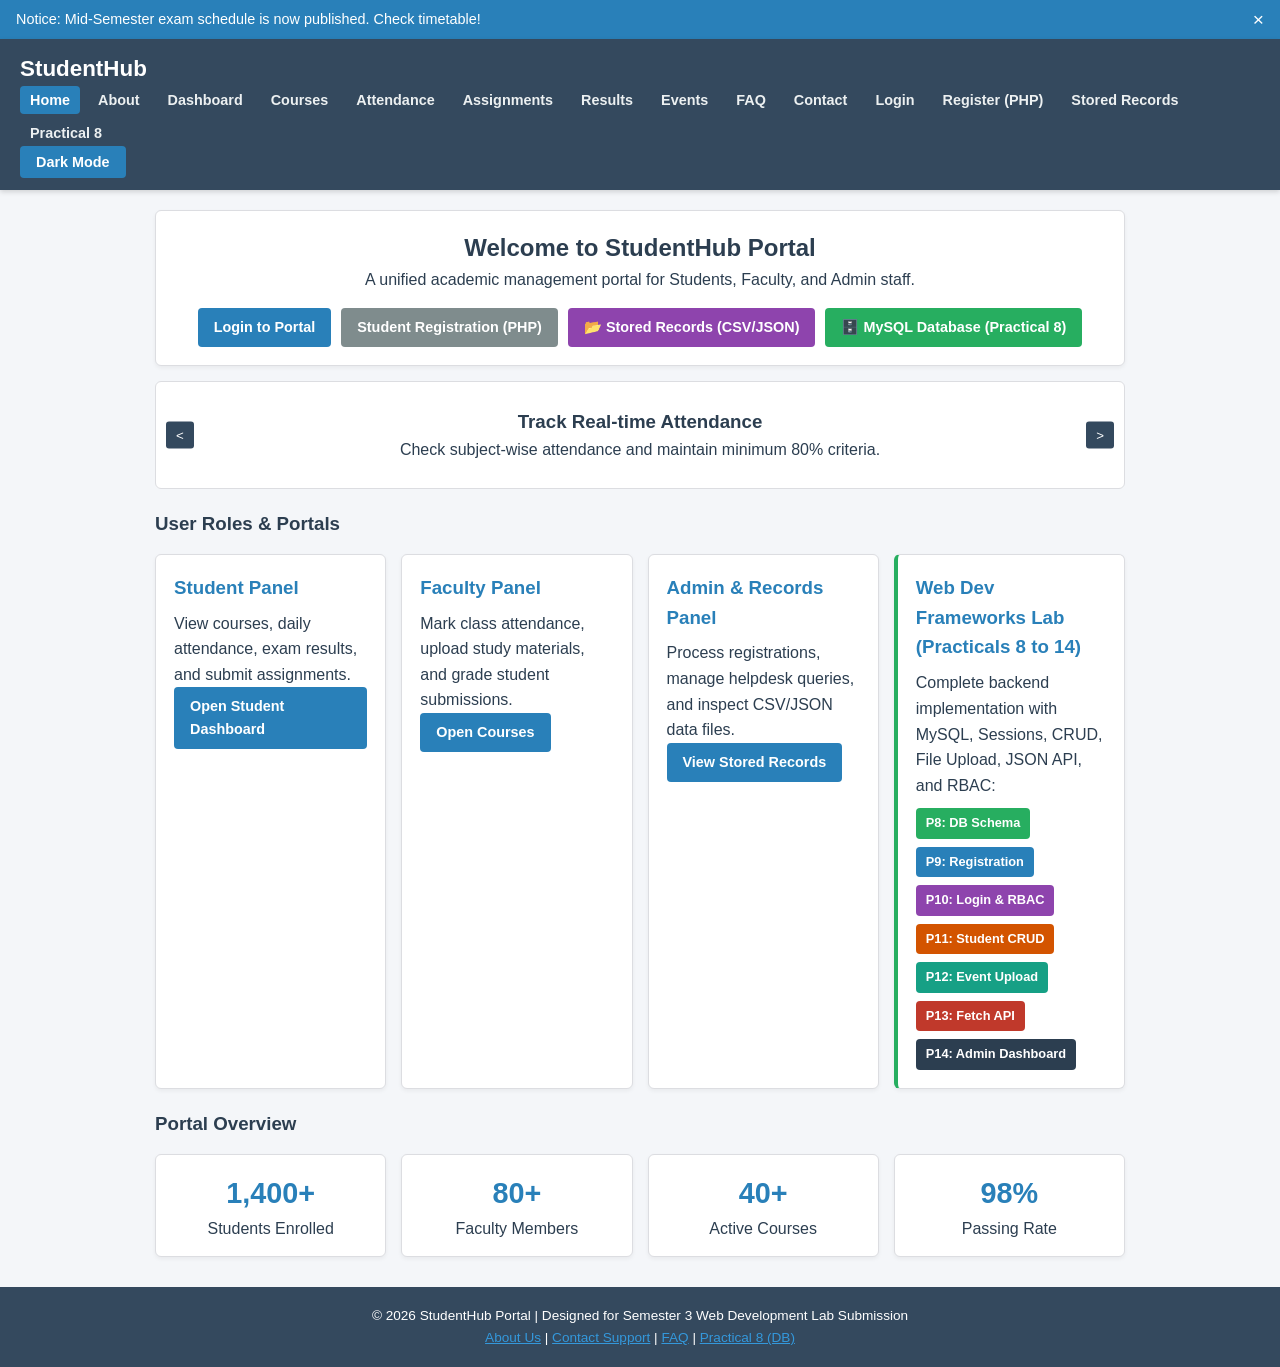
<file: pages/index.html>
<!DOCTYPE html>
<html lang="en">
<head>
    <meta charset="UTF-8">
    <meta name="viewport" content="width=device-width, initial-scale=1.0">
    <title>StudentHub Portal - Home</title>
    <link rel="stylesheet" href="style.css">
    <script src="script.js" defer></script>
</head>
<body>

    <!-- Notification Banner (Practical 4) -->
    <div class="banner" id="notification-banner">
        <span> Notice: Mid-Semester exam schedule is now published. Check timetable!</span>
        <button id="closeBanner" aria-label="Close notification">&times;</button>
    </div>

    <!-- Header & Navigation (Practical 2 & 3) -->
    <header>
        <h1><a href="index.html"> StudentHub</a></h1>
        <button id="hamburger-btn" class="hamburger-btn" aria-label="Menu">☰</button>
        <nav>
            <ul id="nav-list">
                <li><a href="index.html" class="active">Home</a></li>
                <li><a href="about.html">About</a></li>
                <li><a href="dashboard.html">Dashboard</a></li>
                <li><a href="course.html">Courses</a></li>
                <li><a href="attendance.html">Attendance</a></li>
                <li><a href="assignment.html">Assignments</a></li>
                <li><a href="result.html">Results</a></li>
                <li><a href="event.html">Events</a></li>
                <li><a href="faq.html">FAQ</a></li>
                <li><a href="contact.php">Contact</a></li>
                <li><a href="login.html">Login</a></li>
                <li><a href="register.php">Register (PHP)</a></li>
                <li><a href="view_records.php">Stored Records</a></li>
                <li><a href="practical8.php">Practical 8</a></li>
            </ul>
        </nav>
        <button id="themeBtn" class="btn"> Dark Mode</button>
    </header>

    <!-- Main Content -->
    <main id="main-content" class="container">
        
        <!-- Welcome Hero Section -->
        <section class="card" style="text-align: center; margin-top: 10px;">
            <h2>Welcome to StudentHub Portal</h2>
            <p>A unified academic management portal for Students, Faculty, and Admin staff.</p>
            <div style="margin-top: 15px; display: flex; justify-content: center; gap: 10px; flex-wrap: wrap;">
                <a href="login.html" class="btn">Login to Portal</a>
                <a href="register.php" class="btn btn-secondary">Student Registration (PHP)</a>
                <a href="view_records.php" class="btn" style="background-color: #8e44ad;">📂 Stored Records (CSV/JSON)</a>
                <a href="practical8.php" class="btn" style="background-color: #27ae60;">🗄️ MySQL Database (Practical 8)</a>
            </div>
        </section>

        <!-- Content Slider / Carousel (Practical 4) -->
        <section class="slider" aria-label="Highlights">
            <button class="slider-btn prev" aria-label="Previous">&lt;</button>
            <div class="slide active">
                <h3> Track Real-time Attendance</h3>
                <p>Check subject-wise attendance and maintain minimum 80% criteria.</p>
            </div>
            <div class="slide">
                <h3> Online Assignment Submissions</h3>
                <p>Submit lab practicals and homework before deadline dates.</p>
            </div>
            <div class="slide">
                <h3> Instant Semester Grade Sheets</h3>
                <p>View marks, grade points, and calculate your SGPA/CGPA easily.</p>
            </div>
            <button class="slider-btn next" aria-label="Next">&gt;</button>
        </section>

        <!-- User Roles Grid (Practical 1 & 3 & 7 & 8) -->
        <h3 style="margin-top: 20px;"> User Roles & Portals</h3>
        <section class="grid">
            <article class="card">
                <h3>Student Panel</h3>
                <p>View courses, daily attendance, exam results, and submit assignments.</p>
                <a href="dashboard.html" class="btn">Open Student Dashboard</a>
            </article>

            <article class="card">
                <h3>Faculty Panel</h3>
                <p>Mark class attendance, upload study materials, and grade student submissions.</p>
                <a href="course.html" class="btn">Open Courses</a>
            </article>

            <article class="card">
                <h3>Admin & Records Panel</h3>
                <p>Process registrations, manage helpdesk queries, and inspect CSV/JSON data files.</p>
                <a href="view_records.php" class="btn">View Stored Records</a>
            </article>

            <article class="card" style="border-left: 4px solid #27ae60;">
                <h3>Web Dev Frameworks Lab (Practicals 8 to 14)</h3>
                <p>Complete backend implementation with MySQL, Sessions, CRUD, File Upload, JSON API, and RBAC:</p>
                <div style="display: flex; gap: 8px; flex-wrap: wrap; margin-top: 10px;">
                    <a href="practical8.php" class="btn" style="background-color: #27ae60; font-size: 0.8rem; padding: 5px 10px;">P8: DB Schema</a>
                    <a href="practical9.php" class="btn" style="background-color: #2980b9; font-size: 0.8rem; padding: 5px 10px;">P9: Registration</a>
                    <a href="practical10.php" class="btn" style="background-color: #8e44ad; font-size: 0.8rem; padding: 5px 10px;">P10: Login &amp; RBAC</a>
                    <a href="practical11.php" class="btn" style="background-color: #d35400; font-size: 0.8rem; padding: 5px 10px;">P11: Student CRUD</a>
                    <a href="practical12.php" class="btn" style="background-color: #16a085; font-size: 0.8rem; padding: 5px 10px;">P12: Event Upload</a>
                    <a href="practical13.php" class="btn" style="background-color: #c0392b; font-size: 0.8rem; padding: 5px 10px;">P13: Fetch API</a>
                    <a href="practical14.php" class="btn" style="background-color: #2c3e50; font-size: 0.8rem; padding: 5px 10px;">P14: Admin Dashboard</a>
                </div>
            </article>
        </section>

        <!-- Quick Stats Grid (Practical 3) -->
        <h3 style="margin-top: 20px;">Portal Overview</h3>
        <section class="grid">
            <div class="card stat-box">
                <div class="stat-number">1,400+</div>
                <p>Students Enrolled</p>
            </div>
            <div class="card stat-box">
                <div class="stat-number">80+</div>
                <p>Faculty Members</p>
            </div>
            <div class="card stat-box">
                <div class="stat-number">40+</div>
                <p>Active Courses</p>
            </div>
            <div class="card stat-box">
                <div class="stat-number">98%</div>
                <p>Passing Rate</p>
            </div>
        </section>

    </main>

    <!-- Footer (Practical 2) -->
    <footer>
        <p>&copy; 2026 StudentHub Portal | Designed for Semester 3 Web Development Lab Submission</p>
        <p><a href="about.html">About Us</a> | <a href="contact.php">Contact Support</a> | <a href="faq.html">FAQ</a> | <a href="database.php">Practical 8 (DB)</a></p>
    </footer>
</body>
</html>
</file>
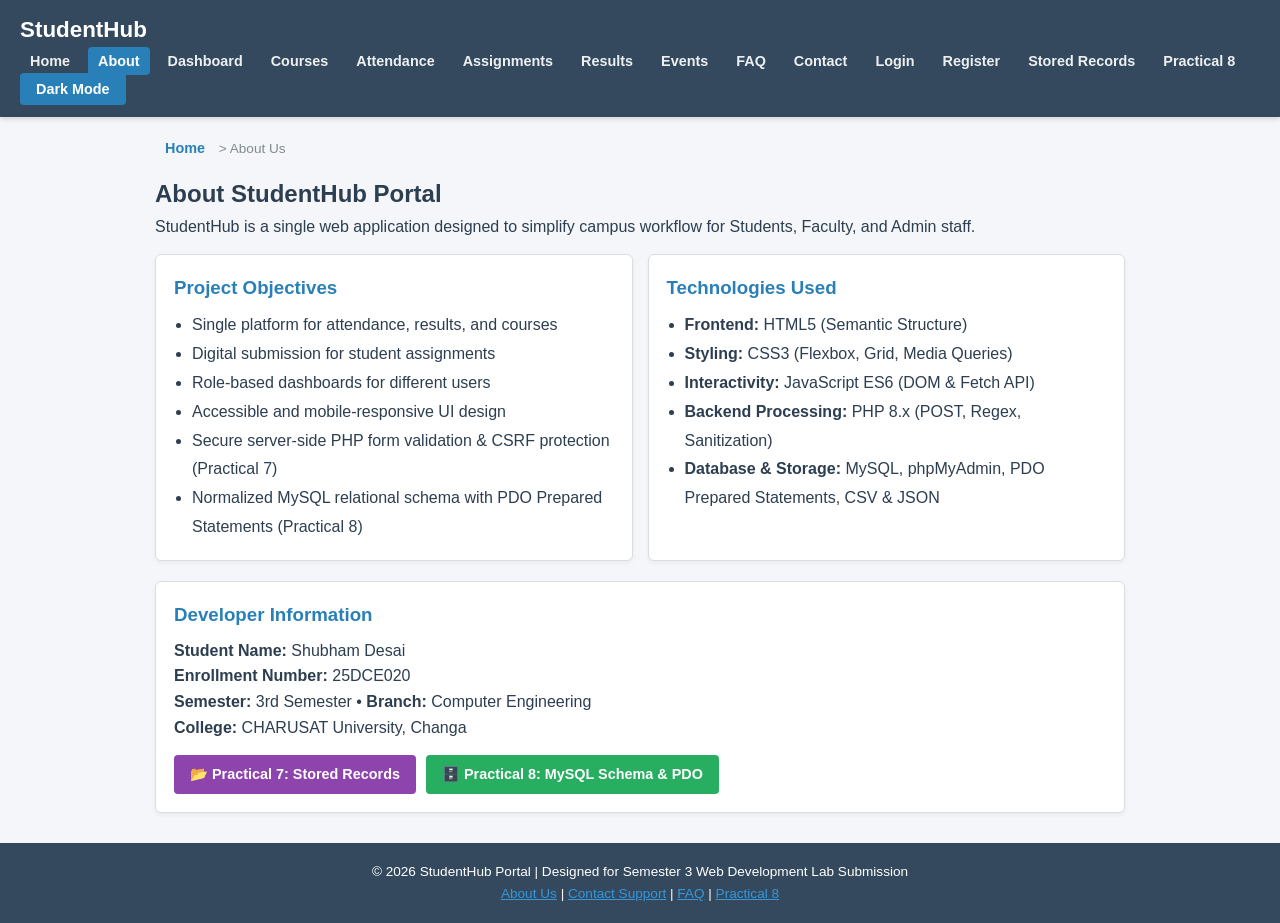
<file: pages/about.html>
<!DOCTYPE html>
<html lang="en">
<head>
    <meta charset="UTF-8">
    <meta name="viewport" content="width=device-width, initial-scale=1.0">
    <title>StudentHub Portal - About</title>
    <link rel="stylesheet" href="style.css">
    <script src="script.js" defer></script>
</head>
<body>

    <header>
        <h1><a href="index.html"> StudentHub</a></h1>
        <button id="hamburger-btn" class="hamburger-btn" aria-label="Menu">☰</button>
        <nav>
            <ul id="nav-list">
                <li><a href="index.html">Home</a></li>
                <li><a href="about.html" class="active">About</a></li>
                <li><a href="dashboard.html">Dashboard</a></li>
                <li><a href="course.html">Courses</a></li>
                <li><a href="attendance.html">Attendance</a></li>
                <li><a href="assignment.html">Assignments</a></li>
                <li><a href="result.html">Results</a></li>
                <li><a href="event.html">Events</a></li>
                <li><a href="faq.html">FAQ</a></li>
                <li><a href="contact.php">Contact</a></li>
                <li><a href="login.html">Login</a></li>
                <li><a href="register.php">Register</a></li>
                <li><a href="view_records.php">Stored Records</a></li>
                <li><a href="practical8.php">Practical 8</a></li>
            </ul>
        </nav>
        <button id="themeBtn" class="btn"> Dark Mode</button>
    </header>

    <main id="main-content" class="container">
        
        <!-- Breadcrumbs (Practical 2) -->
        <nav class="breadcrumbs">
            <a href="index.html">Home</a> &gt; <span>About Us</span>
        </nav>

        <h2>About StudentHub Portal</h2>
        <p>StudentHub is a single web application designed to simplify campus workflow for Students, Faculty, and Admin staff.</p>

        <section class="grid">
            <article class="card">
                <h3> Project Objectives</h3>
                <ul style="padding-left: 18px; line-height: 1.8;">
                    <li>Single platform for attendance, results, and courses</li>
                    <li>Digital submission for student assignments</li>
                    <li>Role-based dashboards for different users</li>
                    <li>Accessible and mobile-responsive UI design</li>
                    <li>Secure server-side PHP form validation & CSRF protection (Practical 7)</li>
                    <li>Normalized MySQL relational schema with PDO Prepared Statements (Practical 8)</li>
                </ul>
            </article>

            <article class="card">
                <h3> Technologies Used</h3>
                <ul style="padding-left: 18px; line-height: 1.8;">
                    <li><strong>Frontend:</strong> HTML5 (Semantic Structure)</li>
                    <li><strong>Styling:</strong> CSS3 (Flexbox, Grid, Media Queries)</li>
                    <li><strong>Interactivity:</strong> JavaScript ES6 (DOM & Fetch API)</li>
                    <li><strong>Backend Processing:</strong> PHP 8.x (POST, Regex, Sanitization)</li>
                    <li><strong>Database & Storage:</strong> MySQL, phpMyAdmin, PDO Prepared Statements, CSV & JSON</li>
                </ul>
            </article>
        </section>

        <!-- Developer Details Card -->
        <section class="card" style="margin-top: 20px;">
            <h3> Developer Information</h3>
            <p><strong>Student Name:</strong> Shubham Desai</p>
            <p><strong>Enrollment Number:</strong> 25DCE020</p>
            <p><strong>Semester:</strong> 3rd Semester &bull; <strong>Branch:</strong> Computer Engineering</p>
            <p><strong>College:</strong> CHARUSAT University, Changa</p>
            <div style="margin-top: 15px; display: flex; gap: 10px; flex-wrap: wrap;">
                <a href="view_records.php" class="btn" style="background-color: #8e44ad;">📂 Practical 7: Stored Records</a>
                <a href="practical8.php" class="btn" style="background-color: #27ae60;">🗄️ Practical 8: MySQL Schema & PDO</a>
            </div>
        </section>

    </main>

    <footer>
        <p>&copy; 2026 StudentHub Portal | Designed for Semester 3 Web Development Lab Submission</p>
        <p><a href="about.html">About Us</a> | <a href="contact.php">Contact Support</a> | <a href="faq.html">FAQ</a> | <a href="practical8.php">Practical 8</a></p>
    </footer>
</body>
</html>
</file>
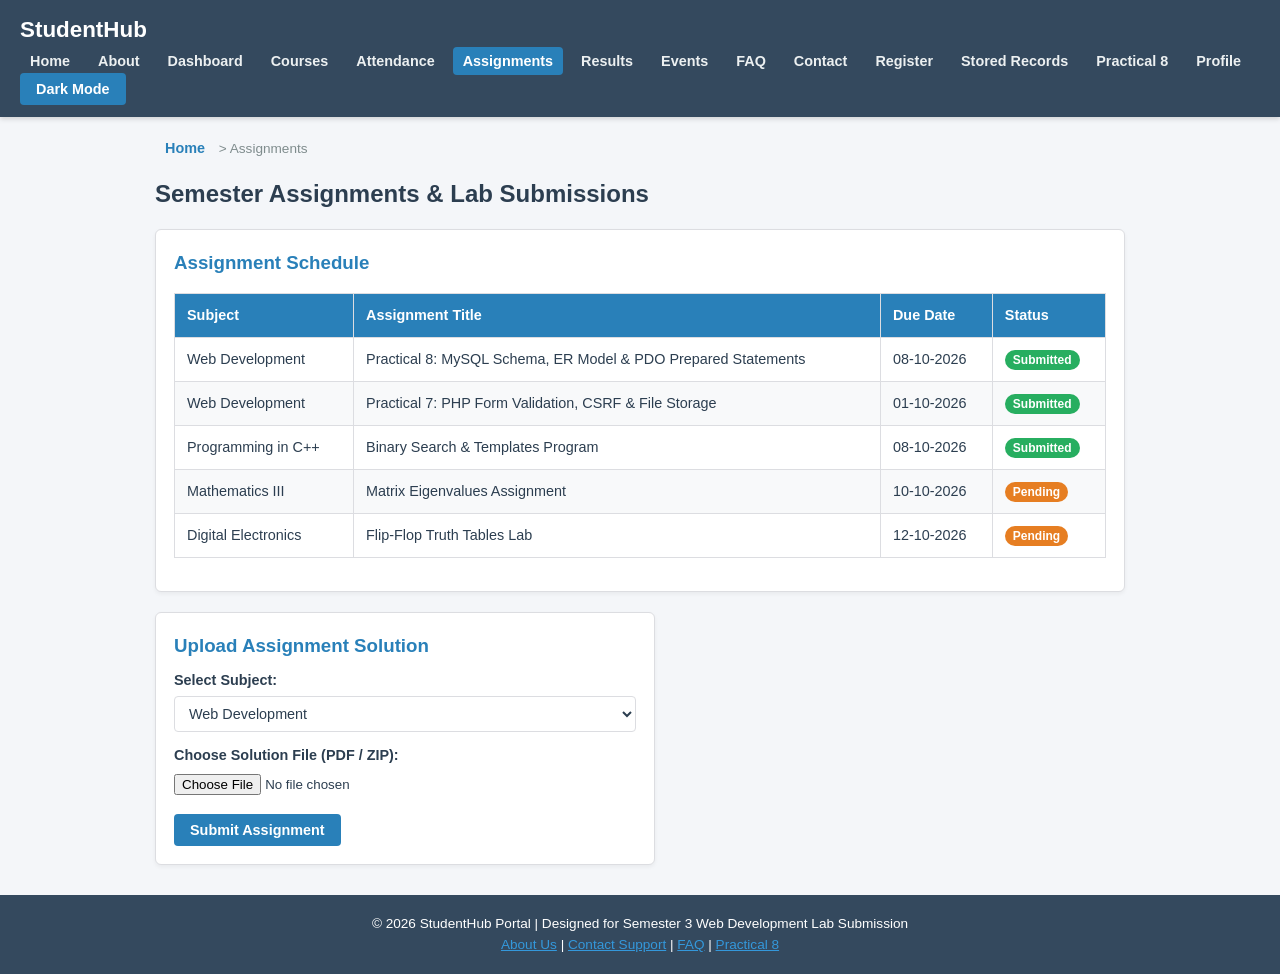
<file: pages/assinment.html>
<!DOCTYPE html>
<html lang="en">
<head>
    <meta charset="UTF-8">
    <meta name="viewport" content="width=device-width, initial-scale=1.0">
    <title>StudentHub Portal - Assignments</title>
    <link rel="stylesheet" href="style.css">
    <script src="script.js" defer></script>
</head>
<body>

    <header>
        <h1><a href="index.html"> StudentHub</a></h1>
        <button id="hamburger-btn" class="hamburger-btn" aria-label="Menu">☰</button>
        <nav>
            <ul id="nav-list">
                <li><a href="index.html">Home</a></li>
                <li><a href="about.html">About</a></li>
                <li><a href="dashboard.html">Dashboard</a></li>
                <li><a href="course.html">Courses</a></li>
                <li><a href="attendance.html">Attendance</a></li>
                <li><a href="assignment.html" class="active">Assignments</a></li>
                <li><a href="result.html">Results</a></li>
                <li><a href="event.html">Events</a></li>
                <li><a href="faq.html">FAQ</a></li>
                <li><a href="contact.php">Contact</a></li>
                <li><a href="register.php">Register</a></li>
                <li><a href="view_records.php">Stored Records</a></li>
                <li><a href="practical8.php">Practical 8</a></li>
                <li><a href="profile.html">Profile</a></li>
            </ul>
        </nav>
        <button id="themeBtn" class="btn"> Dark Mode</button>
    </header>

    <main id="main-content" class="container">
        
        <!-- Breadcrumbs -->
        <nav class="breadcrumbs">
            <a href="index.html">Home</a> &gt; <span>Assignments</span>
        </nav>

        <h2>Semester Assignments & Lab Submissions</h2>

        <!-- Assignment List Table -->
        <section class="card" style="margin-top: 15px;">
            <h3>Assignment Schedule</h3>
            <div class="table-responsive">
                <table>
                    <thead>
                        <tr>
                            <th>Subject</th>
                            <th>Assignment Title</th>
                            <th>Due Date</th>
                            <th>Status</th>
                        </tr>
                    </thead>
                    <tbody>
                        <tr>
                            <td>Web Development</td>
                            <td>Practical 8: MySQL Schema, ER Model & PDO Prepared Statements</td>
                            <td>08-10-2026</td>
                            <td><span class="badge badge-green">Submitted</span></td>
                        </tr>
                        <tr>
                            <td>Web Development</td>
                            <td>Practical 7: PHP Form Validation, CSRF & File Storage</td>
                            <td>01-10-2026</td>
                            <td><span class="badge badge-green">Submitted</span></td>
                        </tr>
                        <tr>
                            <td>Programming in C++</td>
                            <td>Binary Search & Templates Program</td>
                            <td>08-10-2026</td>
                            <td><span class="badge badge-green">Submitted</span></td>
                        </tr>
                        <tr>
                            <td>Mathematics III</td>
                            <td>Matrix Eigenvalues Assignment</td>
                            <td>10-10-2026</td>
                            <td><span class="badge badge-orange">Pending</span></td>
                        </tr>
                        <tr>
                            <td>Digital Electronics</td>
                            <td>Flip-Flop Truth Tables Lab</td>
                            <td>12-10-2026</td>
                            <td><span class="badge badge-orange">Pending</span></td>
                        </tr>
                    </tbody>
                </table>
            </div>
        </section>

        <!-- Upload Form -->
        <section class="card" style="max-width: 500px; margin-top: 20px;">
            <h3> Upload Assignment Solution</h3>
            <form onsubmit="event.preventDefault(); alert('Assignment submitted successfully!'); this.reset();">
                <div class="form-group">
                    <label for="assignSubject">Select Subject:</label>
                    <select id="assignSubject" required>
                        <option>Web Development</option>
                        <option>Programming in C++</option>
                        <option>Mathematics III</option>
                        <option>Digital Electronics</option>
                    </select>
                </div>

                <div class="form-group">
                    <label for="assignFile">Choose Solution File (PDF / ZIP):</label>
                    <input type="file" id="assignFile" required>
                </div>

                <button type="submit" class="btn" style="margin-top: 5px;">Submit Assignment</button>
            </form>
        </section>

    </main>

    <footer>
        <p>&copy; 2026 StudentHub Portal | Designed for Semester 3 Web Development Lab Submission</p>
        <p><a href="about.html">About Us</a> | <a href="contact.php">Contact Support</a> | <a href="faq.html">FAQ</a> | <a href="practical8.php">Practical 8</a></p>
    </footer>
</body>
</html>
</file>
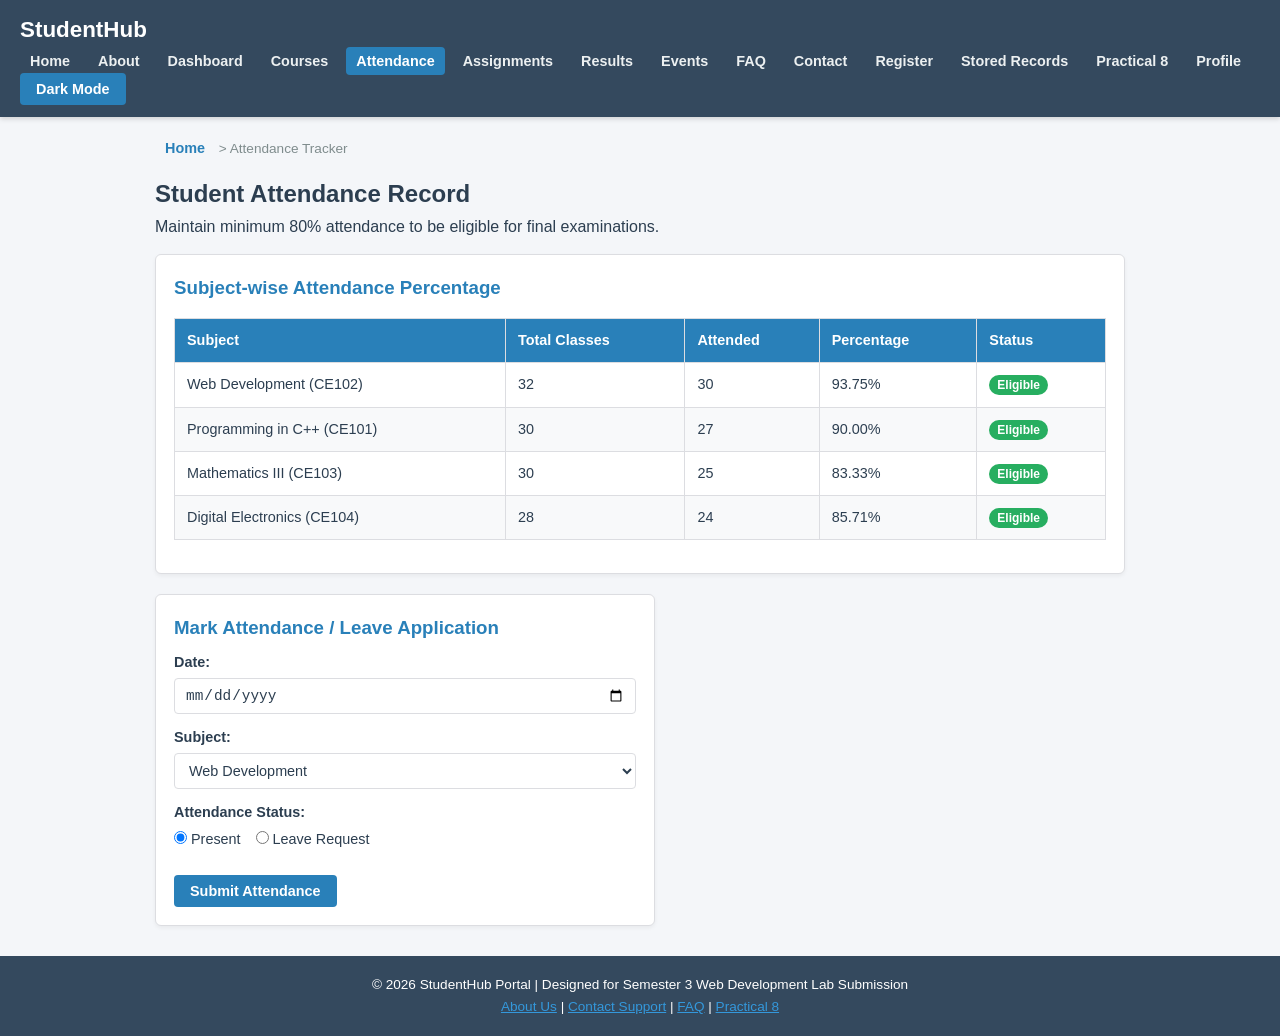
<file: pages/attendance.html>
<!DOCTYPE html>
<html lang="en">
<head>
    <meta charset="UTF-8">
    <meta name="viewport" content="width=device-width, initial-scale=1.0">
    <title>StudentHub Portal - Attendance</title>
    <link rel="stylesheet" href="style.css">
    <script src="script.js" defer></script>
</head>
<body>

    <header>
        <h1><a href="index.html"> StudentHub</a></h1>
        <button id="hamburger-btn" class="hamburger-btn" aria-label="Menu">☰</button>
        <nav>
            <ul id="nav-list">
                <li><a href="index.html">Home</a></li>
                <li><a href="about.html">About</a></li>
                <li><a href="dashboard.html">Dashboard</a></li>
                <li><a href="course.html">Courses</a></li>
                <li><a href="attendance.html" class="active">Attendance</a></li>
                <li><a href="assignment.html">Assignments</a></li>
                <li><a href="result.html">Results</a></li>
                <li><a href="event.html">Events</a></li>
                <li><a href="faq.html">FAQ</a></li>
                <li><a href="contact.php">Contact</a></li>
                <li><a href="register.php">Register</a></li>
                <li><a href="view_records.php">Stored Records</a></li>
                <li><a href="practical8.php">Practical 8</a></li>
                <li><a href="profile.html">Profile</a></li>
            </ul>
        </nav>
        <button id="themeBtn" class="btn">Dark Mode</button>
    </header>

    <main id="main-content" class="container">
        
        <!-- Breadcrumbs -->
        <nav class="breadcrumbs">
            <a href="index.html">Home</a> &gt; <span>Attendance Tracker</span>
        </nav>

        <h2>Student Attendance Record</h2>
        <p>Maintain minimum 80% attendance to be eligible for final examinations.</p>

        <!-- Attendance Table -->
        <section class="card" style="margin-top: 15px;">
            <h3> Subject-wise Attendance Percentage</h3>
            <div class="table-responsive">
                <table>
                    <thead>
                        <tr>
                            <th>Subject</th>
                            <th>Total Classes</th>
                            <th>Attended</th>
                            <th>Percentage</th>
                            <th>Status</th>
                        </tr>
                    </thead>
                    <tbody>
                        <tr>
                            <td>Web Development (CE102)</td>
                            <td>32</td>
                            <td>30</td>
                            <td>93.75%</td>
                            <td><span class="badge badge-green">Eligible</span></td>
                        </tr>
                        <tr>
                            <td>Programming in C++ (CE101)</td>
                            <td>30</td>
                            <td>27</td>
                            <td>90.00%</td>
                            <td><span class="badge badge-green">Eligible</span></td>
                        </tr>
                        <tr>
                            <td>Mathematics III (CE103)</td>
                            <td>30</td>
                            <td>25</td>
                            <td>83.33%</td>
                            <td><span class="badge badge-green">Eligible</span></td>
                        </tr>
                        <tr>
                            <td>Digital Electronics (CE104)</td>
                            <td>28</td>
                            <td>24</td>
                            <td>85.71%</td>
                            <td><span class="badge badge-green">Eligible</span></td>
                        </tr>
                    </tbody>
                </table>
            </div>
        </section>

        <!-- Attendance / Leave Form -->
        <section class="card" style="max-width: 500px; margin-top: 20px;">
            <h3> Mark Attendance / Leave Application</h3>
            <form onsubmit="event.preventDefault(); alert('Attendance entry submitted successfully!'); this.reset();">
                <div class="form-group">
                    <label for="attDate">Date:</label>
                    <input type="date" id="attDate" required>
                </div>

                <div class="form-group">
                    <label for="attSubject">Subject:</label>
                    <select id="attSubject" required>
                        <option>Web Development</option>
                        <option>Programming in C++</option>
                        <option>Mathematics III</option>
                        <option>Digital Electronics</option>
                    </select>
                </div>

                <div class="form-group">
                    <label>Attendance Status:</label>
                    <div style="display: flex; gap: 15px;">
                        <label style="font-weight: normal;"><input type="radio" name="attStatus" value="Present" checked> Present</label>
                        <label style="font-weight: normal;"><input type="radio" name="attStatus" value="Leave"> Leave Request</label>
                    </div>
                </div>

                <button type="submit" class="btn" style="margin-top: 8px;">Submit Attendance</button>
            </form>
        </section>

    </main>

    <footer>
        <p>&copy; 2026 StudentHub Portal | Designed for Semester 3 Web Development Lab Submission</p>
        <p><a href="about.html">About Us</a> | <a href="contact.php">Contact Support</a> | <a href="faq.html">FAQ</a> | <a href="practical8.php">Practical 8</a></p>
    </footer>
</body>
</html>
</file>
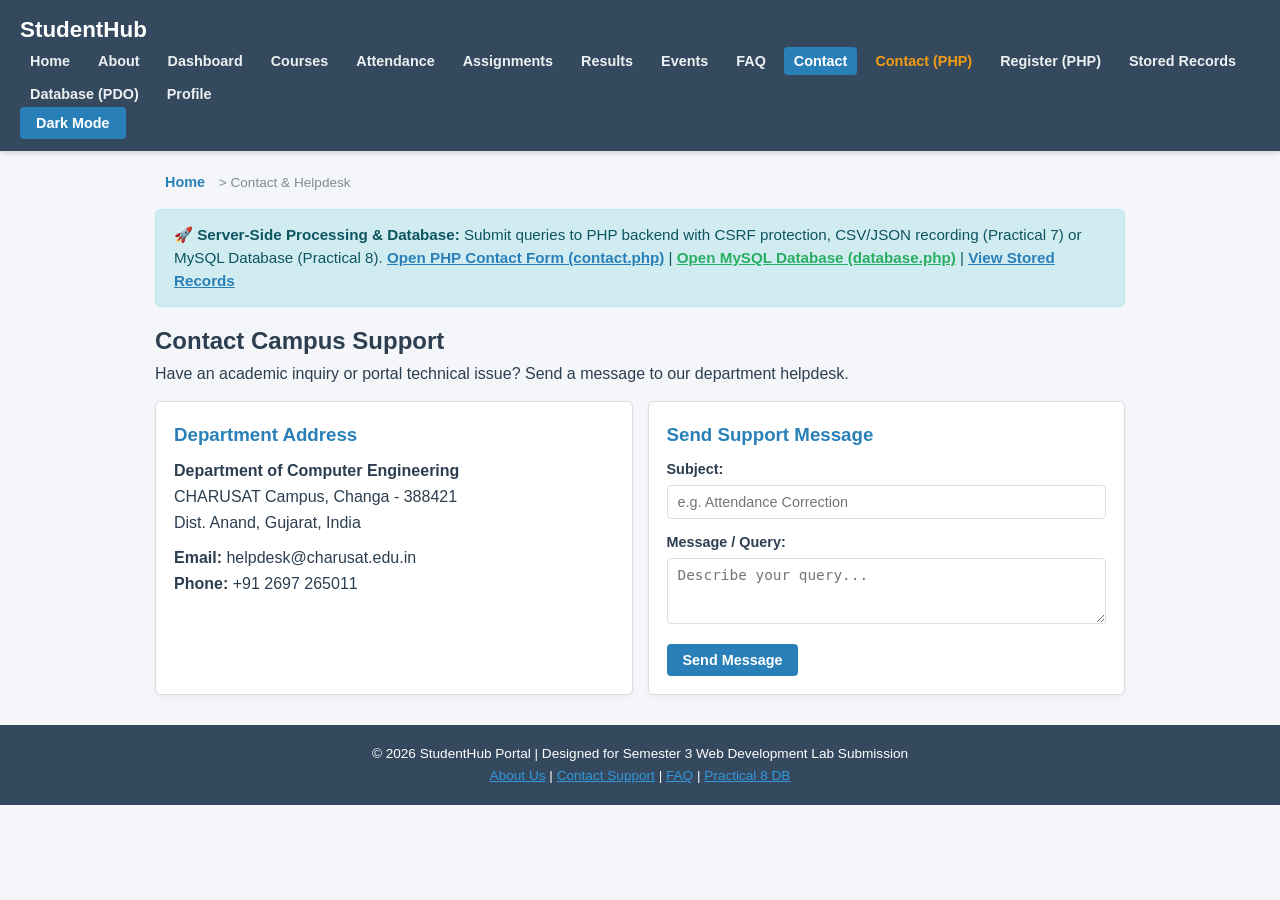
<file: pages/contact.html>
<!DOCTYPE html>
<html lang="en">
<head>
    <meta charset="UTF-8">
    <meta name="viewport" content="width=device-width, initial-scale=1.0">
    <title>StudentHub Portal - Contact</title>
    <link rel="stylesheet" href="style.css">
    <script src="script.js" defer></script>
</head>
<body>

    <header>
        <h1><a href="index.html"> StudentHub</a></h1>
        <button id="hamburger-btn" class="hamburger-btn" aria-label="Menu">☰</button>
        <nav>
            <ul id="nav-list">
                <li><a href="index.html">Home</a></li>
                <li><a href="about.html">About</a></li>
                <li><a href="dashboard.html">Dashboard</a></li>
                <li><a href="course.html">Courses</a></li>
                <li><a href="attendance.html">Attendance</a></li>
                <li><a href="assignment.html">Assignments</a></li>
                <li><a href="result.html">Results</a></li>
                <li><a href="event.html">Events</a></li>
                <li><a href="faq.html">FAQ</a></li>
                <li><a href="contact.html" class="active">Contact</a></li>
                <li><a href="contact.php" style="color: #f39c12;">Contact (PHP)</a></li>
                <li><a href="register.php">Register (PHP)</a></li>
                <li><a href="view_records.php">Stored Records</a></li>
                <li><a href="database.php">Database (PDO)</a></li>
                <li><a href="profile.html">Profile</a></li>
            </ul>
        </nav>
        <button id="themeBtn" class="btn"> Dark Mode</button>
    </header>

    <main id="main-content" class="container">
        
        <!-- Breadcrumbs -->
        <nav class="breadcrumbs">
            <a href="index.html">Home</a> &gt; <span>Contact & Helpdesk</span>
        </nav>

        <!-- Practical 7 & 8 Quick Switch Notice -->
        <div class="alert alert-info" style="margin-bottom: 15px;">
            🚀 <strong>Server-Side Processing & Database:</strong> Submit queries to PHP backend with CSRF protection, CSV/JSON recording (Practical 7) or MySQL Database (Practical 8). 
            <a href="contact.php" style="font-weight: bold; color: var(--accent-color); text-decoration: underline;">Open PHP Contact Form (contact.php)</a> | 
            <a href="database.php" style="font-weight: bold; color: #27ae60; text-decoration: underline;">Open MySQL Database (database.php)</a> |
            <a href="view_records.php" style="font-weight: bold; color: var(--accent-color); text-decoration: underline;">View Stored Records</a>
        </div>

        <h2>Contact Campus Support</h2>
        <p>Have an academic inquiry or portal technical issue? Send a message to our department helpdesk.</p>

        <section class="grid" style="margin-top: 15px;">
            <article class="card">
                <h3> Department Address</h3>
                <p><strong>Department of Computer Engineering</strong></p>
                <p>CHARUSAT Campus, Changa - 388421</p>
                <p>Dist. Anand, Gujarat, India</p>
                <p style="margin-top: 10px;"><strong>Email:</strong> helpdesk@charusat.edu.in</p>
                <p><strong>Phone:</strong> +91 2697 265011</p>
            </article>

            <article class="card">
                <h3> Send Support Message</h3>
                <form onsubmit="event.preventDefault(); alert('Message sent successfully to department helpdesk!'); this.reset();">
                    <div class="form-group">
                        <label for="contactSubject">Subject:</label>
                        <input type="text" id="contactSubject" placeholder="e.g. Attendance Correction" required>
                    </div>

                    <div class="form-group">
                        <label for="contactMsg">Message / Query:</label>
                        <textarea id="contactMsg" rows="3" placeholder="Describe your query..." required></textarea>
                    </div>

                    <button type="submit" class="btn">Send Message</button>
                </form>
            </article>
        </section>

    </main>

    <footer>
        <p>&copy; 2026 StudentHub Portal | Designed for Semester 3 Web Development Lab Submission</p>
        <p><a href="about.html">About Us</a> | <a href="contact.php">Contact Support</a> | <a href="faq.html">FAQ</a> | <a href="database.php">Practical 8 DB</a></p>
    </footer>
</body>
</html>
</file>
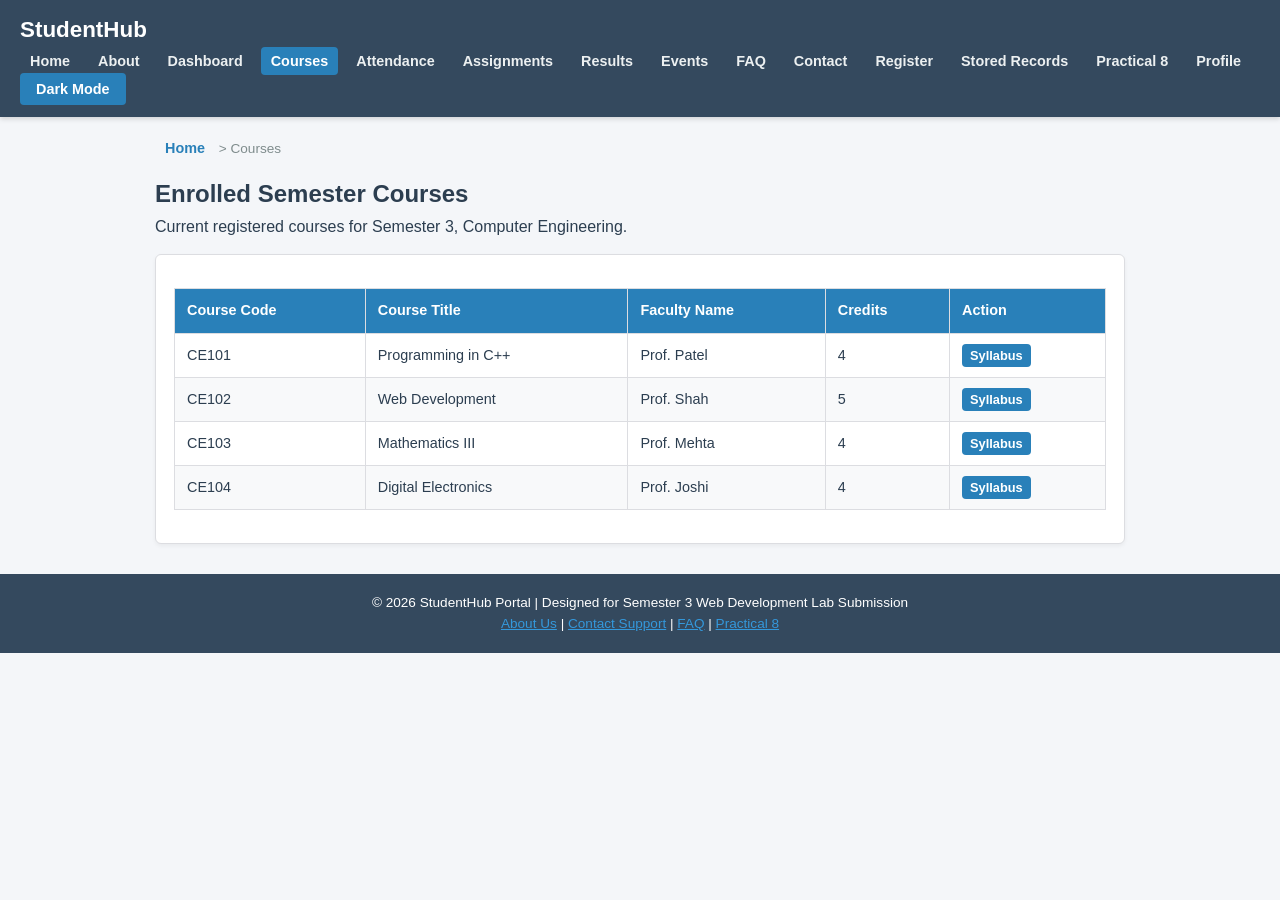
<file: pages/course.html>
<!DOCTYPE html>
<html lang="en">
<head>
    <meta charset="UTF-8">
    <meta name="viewport" content="width=device-width, initial-scale=1.0">
    <title>StudentHub Portal - Courses</title>
    <link rel="stylesheet" href="style.css">
    <script src="script.js" defer></script>
</head>
<body>

    <header>
        <h1><a href="index.html"> StudentHub</a></h1>
        <button id="hamburger-btn" class="hamburger-btn" aria-label="Menu">☰</button>
        <nav>
            <ul id="nav-list">
                <li><a href="index.html">Home</a></li>
                <li><a href="about.html">About</a></li>
                <li><a href="dashboard.html">Dashboard</a></li>
                <li><a href="course.html" class="active">Courses</a></li>
                <li><a href="attendance.html">Attendance</a></li>
                <li><a href="assignment.html">Assignments</a></li>
                <li><a href="result.html">Results</a></li>
                <li><a href="event.html">Events</a></li>
                <li><a href="faq.html">FAQ</a></li>
                <li><a href="contact.php">Contact</a></li>
                <li><a href="register.php">Register</a></li>
                <li><a href="view_records.php">Stored Records</a></li>
                <li><a href="practical8.php">Practical 8</a></li>
                <li><a href="profile.html">Profile</a></li>
            </ul>
        </nav>
        <button id="themeBtn" class="btn"> Dark Mode</button>
    </header>

    <main id="main-content" class="container">
        
        <!-- Breadcrumbs -->
        <nav class="breadcrumbs">
            <a href="index.html">Home</a> &gt; <span>Courses</span>
        </nav>

        <h2>Enrolled Semester Courses</h2>
        <p>Current registered courses for Semester 3, Computer Engineering.</p>

        <!-- Course Table (Practical 2 & 3) -->
        <section class="card" style="margin-top: 15px;">
            <div class="table-responsive">
                <table>
                    <thead>
                        <tr>
                            <th>Course Code</th>
                            <th>Course Title</th>
                            <th>Faculty Name</th>
                            <th>Credits</th>
                            <th>Action</th>
                        </tr>
                    </thead>
                    <tbody>
                        <tr>
                            <td>CE101</td>
                            <td>Programming in C++</td>
                            <td>Prof. Patel</td>
                            <td>4</td>
                            <td><button class="btn" style="padding: 4px 8px; font-size: 0.8rem;" data-modal-target="courseModal">Syllabus</button></td>
                        </tr>
                        <tr>
                            <td>CE102</td>
                            <td>Web Development</td>
                            <td>Prof. Shah</td>
                            <td>5</td>
                            <td><button class="btn" style="padding: 4px 8px; font-size: 0.8rem;" data-modal-target="courseModal">Syllabus</button></td>
                        </tr>
                        <tr>
                            <td>CE103</td>
                            <td>Mathematics III</td>
                            <td>Prof. Mehta</td>
                            <td>4</td>
                            <td><button class="btn" style="padding: 4px 8px; font-size: 0.8rem;" data-modal-target="courseModal">Syllabus</button></td>
                        </tr>
                        <tr>
                            <td>CE104</td>
                            <td>Digital Electronics</td>
                            <td>Prof. Joshi</td>
                            <td>4</td>
                            <td><button class="btn" style="padding: 4px 8px; font-size: 0.8rem;" data-modal-target="courseModal">Syllabus</button></td>
                        </tr>
                    </tbody>
                </table>
            </div>
        </section>

    </main>

    <!-- Modal Popup for Syllabus (Practical 4) -->
    <div class="modal-overlay" id="courseModal">
        <div class="modal-box">
            <h3>Course Syllabus Overview</h3>
            <p style="margin-top: 10px;"><strong>Topics Covered:</strong></p>
            <ul style="padding-left: 20px; font-size: 0.9rem; line-height: 1.8;">
                <li>Unit 1: Fundamentals & Theory</li>
                <li>Unit 2: Practical Lab Implementations</li>
                <li>Unit 3: Advanced Concepts & Optimization</li>
                <li>Unit 4: Mini-Project & Lab Viva</li>
            </ul>
            <div style="margin-top: 15px; text-align: right;">
                <button class="btn modal-close">Close</button>
            </div>
        </div>
    </div>

    <footer>
        <p>&copy; 2026 StudentHub Portal | Designed for Semester 3 Web Development Lab Submission</p>
        <p><a href="about.html">About Us</a> | <a href="contact.php">Contact Support</a> | <a href="faq.html">FAQ</a> | <a href="practical8.php">Practical 8</a></p>
    </footer>
</body>
</html>
</file>
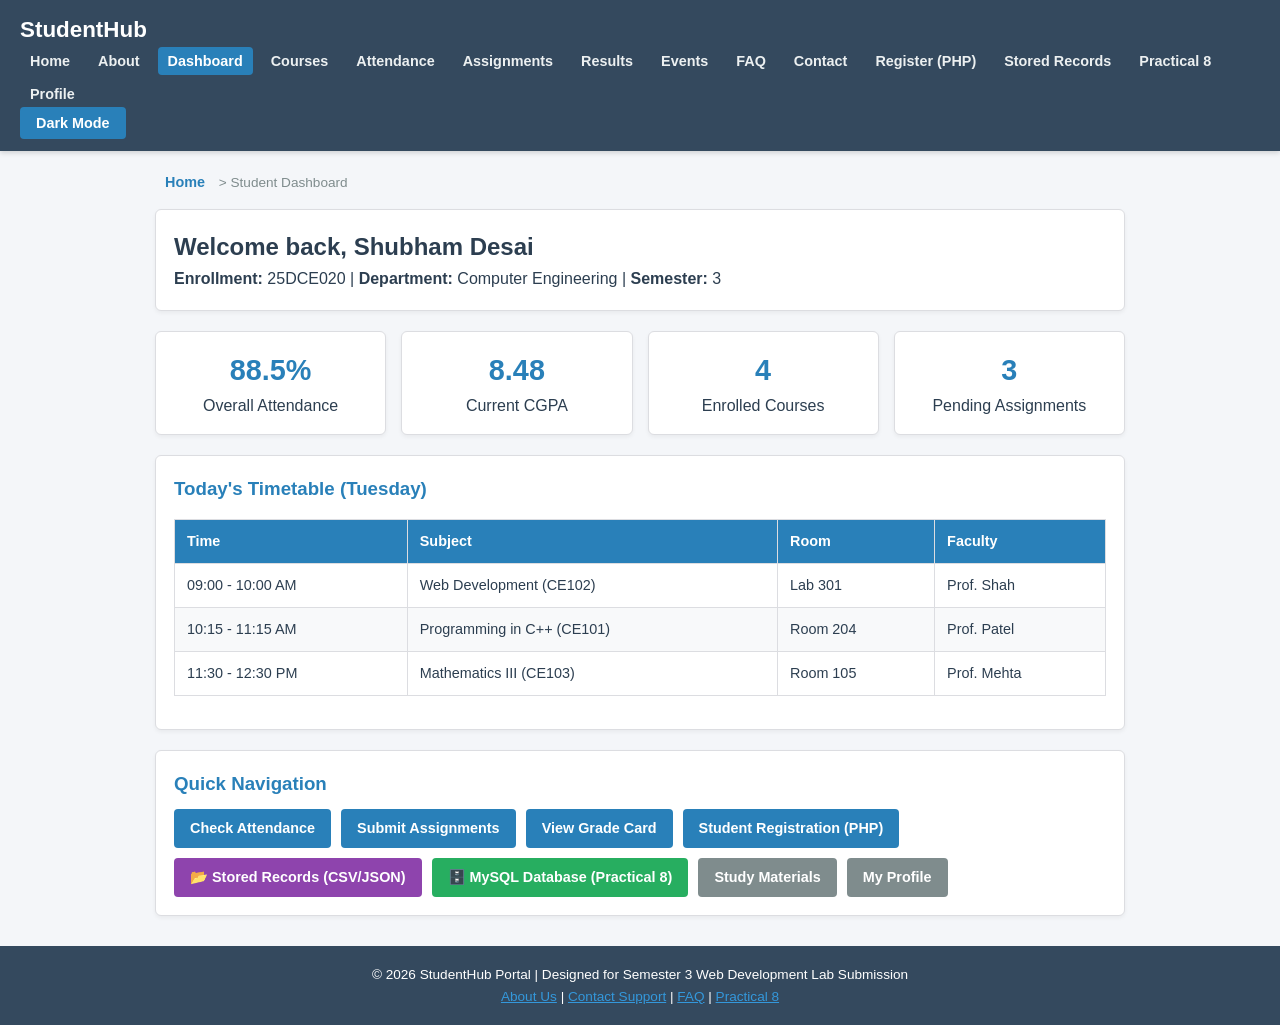
<file: pages/dashboard.html>
<!DOCTYPE html>
<html lang="en">
<head>
    <meta charset="UTF-8">
    <meta name="viewport" content="width=device-width, initial-scale=1.0">
    <title>StudentHub Portal - Dashboard</title>
    <link rel="stylesheet" href="style.css">
    <script src="script.js" defer></script>
</head>
<body>

    <header>
        <h1><a href="index.html">StudentHub</a></h1>
        <button id="hamburger-btn" class="hamburger-btn" aria-label="Menu">☰</button>
        <nav>
            <ul id="nav-list">
                <li><a href="index.html">Home</a></li>
                <li><a href="about.html">About</a></li>
                <li><a href="dashboard.html" class="active">Dashboard</a></li>
                <li><a href="course.html">Courses</a></li>
                <li><a href="attendance.html">Attendance</a></li>
                <li><a href="assignment.html">Assignments</a></li>
                <li><a href="result.html">Results</a></li>
                <li><a href="event.html">Events</a></li>
                <li><a href="faq.html">FAQ</a></li>
                <li><a href="contact.php">Contact</a></li>
                <li><a href="register.php">Register (PHP)</a></li>
                <li><a href="view_records.php">Stored Records</a></li>
                <li><a href="practical8.php">Practical 8</a></li>
                <li><a href="profile.html">Profile</a></li>
            </ul>
        </nav>
        <button id="themeBtn" class="btn">Dark Mode</button>
    </header>

    <main id="main-content" class="container">
        
        <!-- Breadcrumbs -->
        <nav class="breadcrumbs">
            <a href="index.html">Home</a> &gt; <span>Student Dashboard</span>
        </nav>

        <!-- Student Info Header -->
        <section class="card" style="margin-bottom: 20px;">
            <h2>Welcome back, Shubham Desai</h2>
            <p><strong>Enrollment:</strong> 25DCE020 | <strong>Department:</strong> Computer Engineering | <strong>Semester:</strong> 3</p>
        </section>

        <!-- Academic Stat Overview (Practical 3 Grid) -->
        <section class="grid">
            <div class="card stat-box">
                <div class="stat-number">88.5%</div>
                <p>Overall Attendance</p>
            </div>
            <div class="card stat-box">
                <div class="stat-number">8.48</div>
                <p>Current CGPA</p>
            </div>
            <div class="card stat-box">
                <div class="stat-number">4</div>
                <p>Enrolled Courses</p>
            </div>
            <div class="card stat-box">
                <div class="stat-number">3</div>
                <p>Pending Assignments</p>
            </div>
        </section>

        <!-- Today's Schedule Table -->
        <section class="card" style="margin-top: 20px;">
            <h3> Today's Timetable (Tuesday)</h3>
            <div class="table-responsive">
                <table>
                    <thead>
                        <tr>
                            <th>Time</th>
                            <th>Subject</th>
                            <th>Room</th>
                            <th>Faculty</th>
                        </tr>
                    </thead>
                    <tbody>
                        <tr>
                            <td>09:00 - 10:00 AM</td>
                            <td>Web Development (CE102)</td>
                            <td>Lab 301</td>
                            <td>Prof. Shah</td>
                        </tr>
                        <tr>
                            <td>10:15 - 11:15 AM</td>
                            <td>Programming in C++ (CE101)</td>
                            <td>Room 204</td>
                            <td>Prof. Patel</td>
                        </tr>
                        <tr>
                            <td>11:30 - 12:30 PM</td>
                            <td>Mathematics III (CE103)</td>
                            <td>Room 105</td>
                            <td>Prof. Mehta</td>
                        </tr>
                    </tbody>
                </table>
            </div>
        </section>

        <!-- Quick Links (Practical 2, 7 & 8) -->
        <section class="card" style="margin-top: 20px;">
            <h3> Quick Navigation</h3>
            <div style="display: flex; gap: 10px; flex-wrap: wrap; margin-top: 10px;">
                <a href="attendance.html" class="btn">Check Attendance</a>
                <a href="assignment.html" class="btn">Submit Assignments</a>
                <a href="result.html" class="btn">View Grade Card</a>
                <a href="register.php" class="btn">Student Registration (PHP)</a>
                <a href="view_records.php" class="btn" style="background-color: #8e44ad;">📂 Stored Records (CSV/JSON)</a>
                <a href="practical8.php" class="btn" style="background-color: #27ae60;">🗄️ MySQL Database (Practical 8)</a>
                <a href="course.html" class="btn btn-secondary">Study Materials</a>
                <a href="profile.html" class="btn btn-secondary">My Profile</a>
            </div>
        </section>

    </main>

    <footer>
        <p>&copy; 2026 StudentHub Portal | Designed for Semester 3 Web Development Lab Submission</p>
        <p><a href="about.html">About Us</a> | <a href="contact.php">Contact Support</a> | <a href="faq.html">FAQ</a> | <a href="practical8.php">Practical 8</a></p>
    </footer>
</body>
</html>
</file>
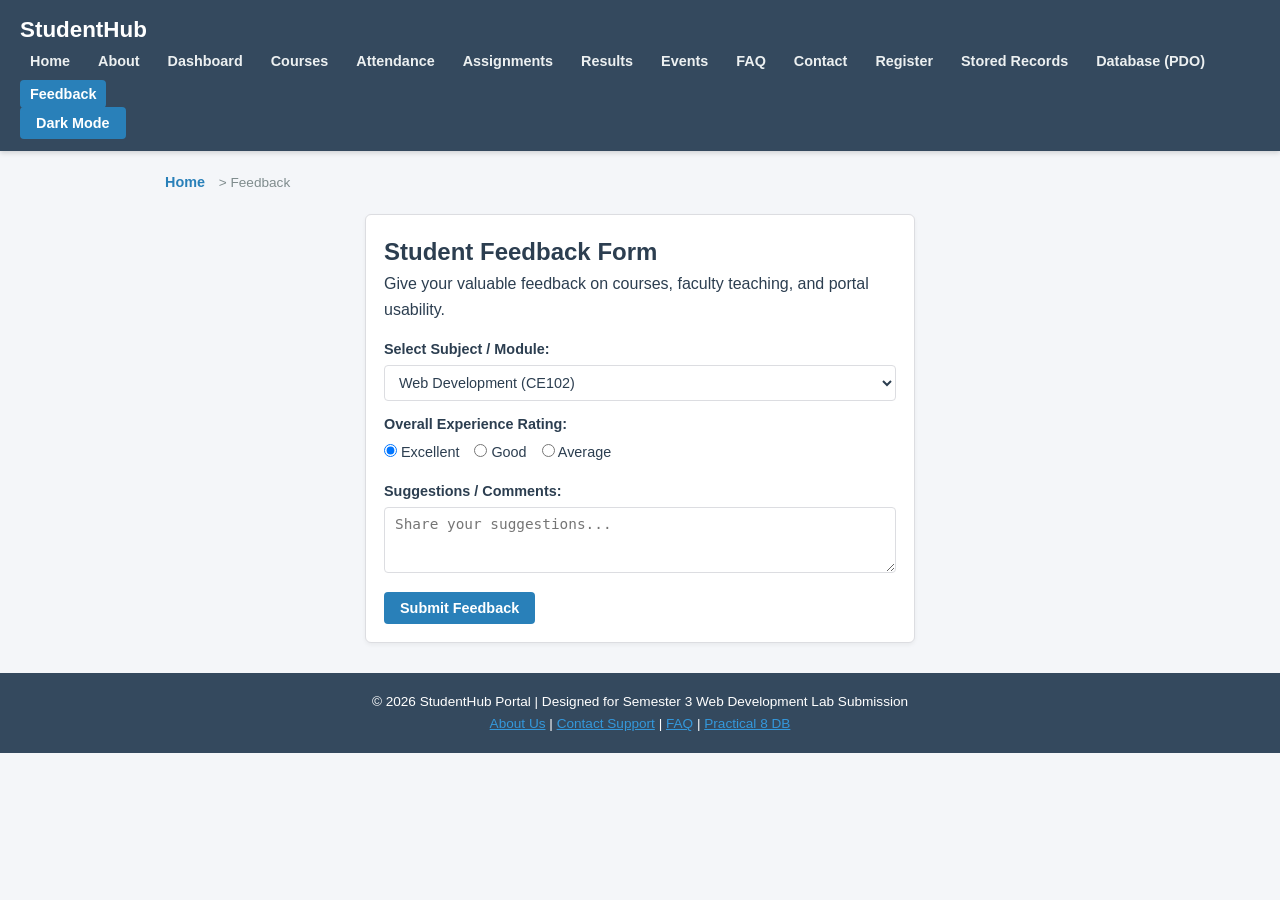
<file: pages/feedback.html>
<!DOCTYPE html>
<html lang="en">
<head>
    <meta charset="UTF-8">
    <meta name="viewport" content="width=device-width, initial-scale=1.0">
    <title>StudentHub Portal - Feedback</title>
    <link rel="stylesheet" href="style.css">
    <script src="script.js" defer></script>
</head>
<body>

    <header>
        <h1><a href="index.html">StudentHub</a></h1>
        <button id="hamburger-btn" class="hamburger-btn" aria-label="Menu">☰</button>
        <nav>
            <ul id="nav-list">
                <li><a href="index.html">Home</a></li>
                <li><a href="about.html">About</a></li>
                <li><a href="dashboard.html">Dashboard</a></li>
                <li><a href="course.html">Courses</a></li>
                <li><a href="attendance.html">Attendance</a></li>
                <li><a href="assignment.html">Assignments</a></li>
                <li><a href="result.html">Results</a></li>
                <li><a href="event.html">Events</a></li>
                <li><a href="faq.html">FAQ</a></li>
                <li><a href="contact.php">Contact</a></li>
                <li><a href="register.php">Register</a></li>
                <li><a href="view_records.php">Stored Records</a></li>
                <li><a href="database.php">Database (PDO)</a></li>
                <li><a href="feedback.html" class="active">Feedback</a></li>
            </ul>
        </nav>
        <button id="themeBtn" class="btn"> Dark Mode</button>
    </header>

    <main id="main-content" class="container">
        
        <!-- Breadcrumbs -->
        <nav class="breadcrumbs">
            <a href="index.html">Home</a> &gt; <span>Feedback</span>
        </nav>

        <section class="card" style="max-width: 550px; margin: 20px auto;">
            <h2> Student Feedback Form</h2>
            <p>Give your valuable feedback on courses, faculty teaching, and portal usability.</p>

            <form onsubmit="event.preventDefault(); alert('Thank you! Your feedback has been submitted anonymously.'); this.reset();" style="margin-top: 15px;">
                <div class="form-group">
                    <label for="fbCourse">Select Subject / Module:</label>
                    <select id="fbCourse" required>
                        <option>Web Development (CE102)</option>
                        <option>Programming in C++ (CE101)</option>
                        <option>Mathematics III (CE103)</option>
                        <option>Digital Electronics (CE104)</option>
                        <option>Portal Usability & UI</option>
                    </select>
                </div>

                <div class="form-group">
                    <label>Overall Experience Rating:</label>
                    <div style="display: flex; gap: 15px; margin-top: 5px;">
                        <label style="font-weight: normal;"><input type="radio" name="rating" value="5" checked> Excellent</label>
                        <label style="font-weight: normal;"><input type="radio" name="rating" value="4"> Good</label>
                        <label style="font-weight: normal;"><input type="radio" name="rating" value="3"> Average</label>
                    </div>
                </div>

                <div class="form-group">
                    <label for="fbComments">Suggestions / Comments:</label>
                    <textarea id="fbComments" rows="3" placeholder="Share your suggestions..." required></textarea>
                </div>

                <button type="submit" class="btn">Submit Feedback</button>
            </form>
        </section>

    </main>

    <footer>
        <p>&copy; 2026 StudentHub Portal | Designed for Semester 3 Web Development Lab Submission</p>
        <p><a href="about.html">About Us</a> | <a href="contact.php">Contact Support</a> | <a href="faq.html">FAQ</a> | <a href="database.php">Practical 8 DB</a></p>
    </footer>
</body>
</html>
</file>
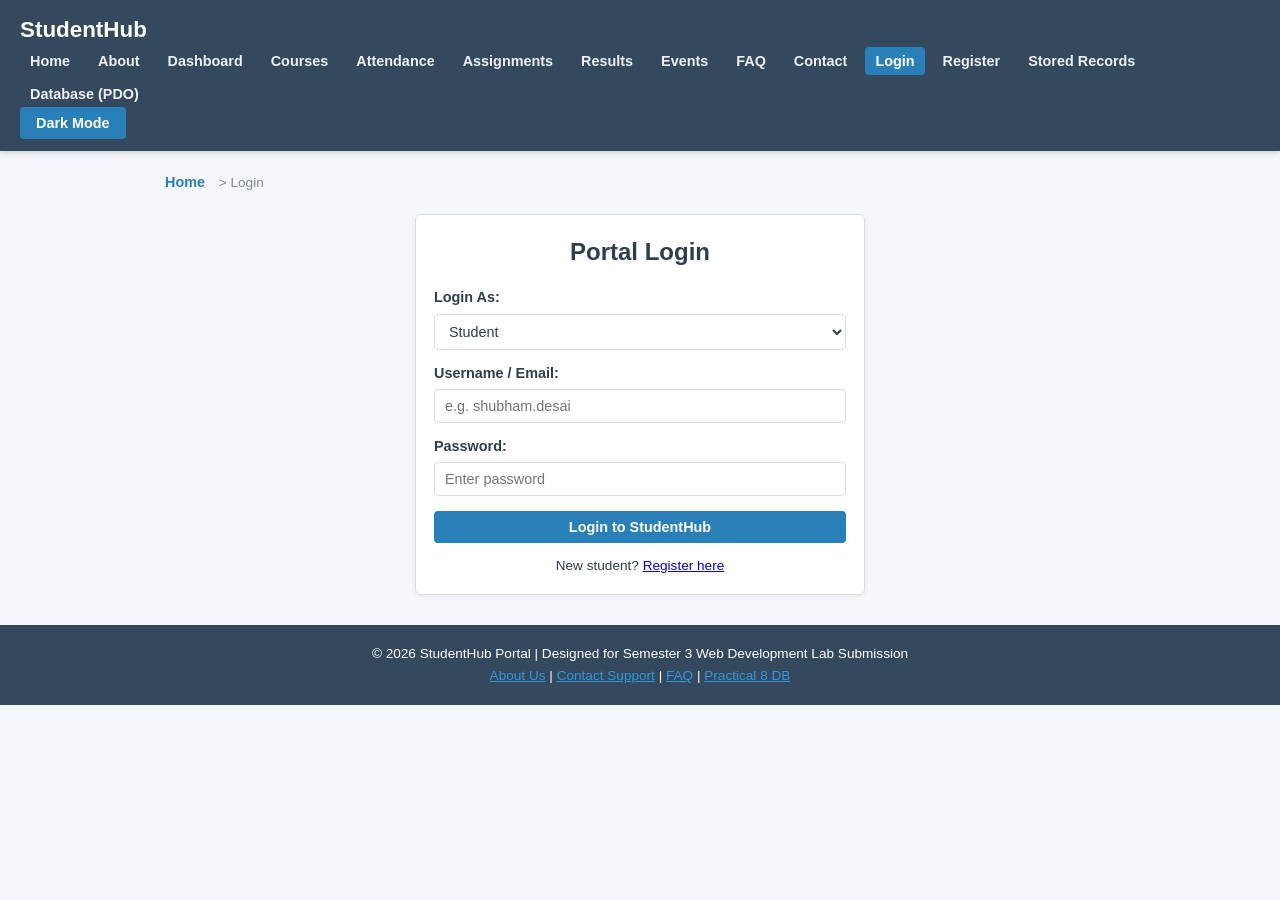
<file: pages/login.html>
<!DOCTYPE html>
<html lang="en">
<head>
    <meta charset="UTF-8">
    <meta name="viewport" content="width=device-width, initial-scale=1.0">
    <title>StudentHub Portal - Login</title>
    <link rel="stylesheet" href="style.css">
    <script src="script.js" defer></script>
</head>
<body>

    <header>
        <h1><a href="index.html"> StudentHub</a></h1>
        <button id="hamburger-btn" class="hamburger-btn" aria-label="Menu">☰</button>
        <nav>
            <ul id="nav-list">
                <li><a href="index.html">Home</a></li>
                <li><a href="about.html">About</a></li>
                <li><a href="dashboard.html">Dashboard</a></li>
                <li><a href="course.html">Courses</a></li>
                <li><a href="attendance.html">Attendance</a></li>
                <li><a href="assignment.html">Assignments</a></li>
                <li><a href="result.html">Results</a></li>
                <li><a href="event.html">Events</a></li>
                <li><a href="faq.html">FAQ</a></li>
                <li><a href="contact.php">Contact</a></li>
                <li><a href="login.html" class="active">Login</a></li>
                <li><a href="register.php">Register</a></li>
                <li><a href="view_records.php">Stored Records</a></li>
                <li><a href="database.php">Database (PDO)</a></li>
            </ul>
        </nav>
        <button id="themeBtn" class="btn"> Dark Mode</button>
    </header>

    <main id="main-content" class="container">
        
        <!-- Breadcrumbs -->
        <nav class="breadcrumbs">
            <a href="index.html">Home</a> &gt; <span>Login</span>
        </nav>

        <section class="card" style="max-width: 450px; margin: 20px auto;">
            <h2 style="text-align: center; margin-bottom: 15px;">Portal Login</h2>

            <form id="loginForm">
                <div class="form-group">
                    <label for="loginRole">Login As:</label>
                    <select id="loginRole" name="role">
                        <option value="student">Student</option>
                        <option value="faculty">Faculty</option>
                        <option value="admin">Administrator</option>
                    </select>
                </div>

                <div class="form-group">
                    <label for="username">Username / Email:</label>
                    <input type="text" id="username" name="username" placeholder="e.g. shubham.desai" required>
                </div>

                <div class="form-group">
                    <label for="loginPassword">Password:</label>
                    <input type="password" id="loginPassword" name="password" placeholder="Enter password" required>
                </div>

                <div class="form-group" style="margin-top: 15px;">
                    <button type="submit" class="btn" style="width: 100%;">Login to StudentHub</button>
                </div>

                <p style="text-align: center; font-size: 0.85rem; margin-top: 12px;">
                    New student? <a href="register.html">Register here</a>
                </p>
            </form>
        </section>

    </main>

    <footer>
        <p>&copy; 2026 StudentHub Portal | Designed for Semester 3 Web Development Lab Submission</p>
        <p><a href="about.html">About Us</a> | <a href="contact.php">Contact Support</a> | <a href="faq.html">FAQ</a> | <a href="database.php">Practical 8 DB</a></p>
    </footer>
</body>
</html>
</file>
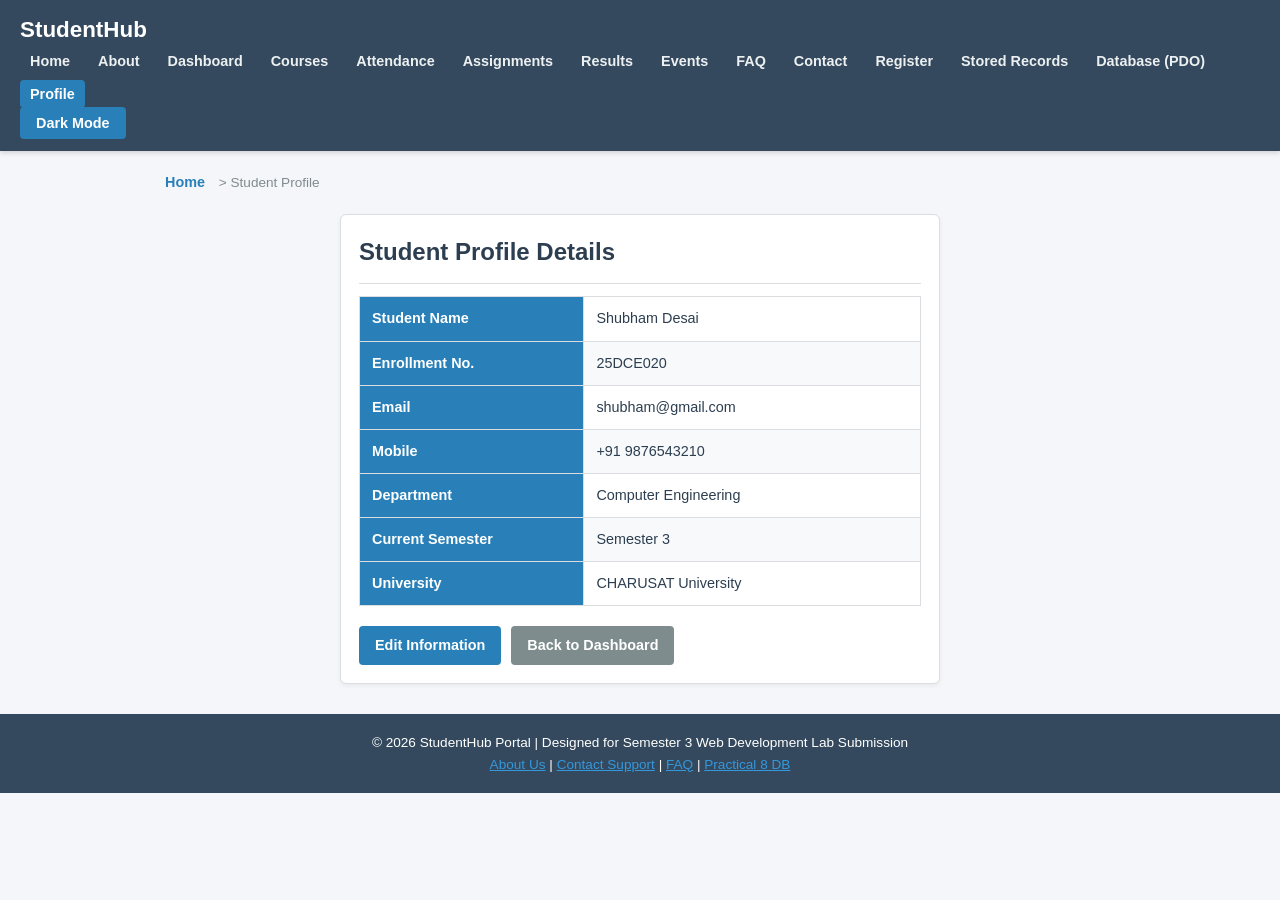
<file: pages/profile.html>
<!DOCTYPE html>
<html lang="en">
<head>
    <meta charset="UTF-8">
    <meta name="viewport" content="width=device-width, initial-scale=1.0">
    <title>StudentHub Portal - Profile</title>
    <link rel="stylesheet" href="style.css">
    <script src="script.js" defer></script>
</head>
<body>

    <header>
        <h1><a href="index.html"> StudentHub</a></h1>
        <button id="hamburger-btn" class="hamburger-btn" aria-label="Menu">☰</button>
        <nav>
            <ul id="nav-list">
                <li><a href="index.html">Home</a></li>
                <li><a href="about.html">About</a></li>
                <li><a href="dashboard.html">Dashboard</a></li>
                <li><a href="course.html">Courses</a></li>
                <li><a href="attendance.html">Attendance</a></li>
                <li><a href="assignment.html">Assignments</a></li>
                <li><a href="result.html">Results</a></li>
                <li><a href="event.html">Events</a></li>
                <li><a href="faq.html">FAQ</a></li>
                <li><a href="contact.php">Contact</a></li>
                <li><a href="register.php">Register</a></li>
                <li><a href="view_records.php">Stored Records</a></li>
                <li><a href="database.php">Database (PDO)</a></li>
                <li><a href="profile.html" class="active">Profile</a></li>
            </ul>
        </nav>
        <button id="themeBtn" class="btn">Dark Mode</button>
    </header>

    <main id="main-content" class="container">
        
        <!-- Breadcrumbs -->
        <nav class="breadcrumbs">
            <a href="index.html">Home</a> &gt; <span>Student Profile</span>
        </nav>

        <section class="card" style="max-width: 600px; margin: 20px auto;">
            <h2> Student Profile Details</h2>
            <hr style="margin: 12px 0; border: 0; border-top: 1px solid var(--border-color);">

            <table style="margin-top: 10px;">
                <tr>
                    <th style="width: 40%;">Student Name</th>
                    <td>Shubham Desai</td>
                </tr>
                <tr>
                    <th>Enrollment No.</th>
                    <td>25DCE020</td>
                </tr>
                <tr>
                    <th>Email</th>
                    <td>shubham@gmail.com</td>
                </tr>
                <tr>
                    <th>Mobile</th>
                    <td>+91 9876543210</td>
                </tr>
                <tr>
                    <th>Department</th>
                    <td>Computer Engineering</td>
                </tr>
                <tr>
                    <th>Current Semester</th>
                    <td>Semester 3</td>
                </tr>
                <tr>
                    <th>University</th>
                    <td>CHARUSAT University</td>
                </tr>
            </table>

            <div style="margin-top: 20px; display: flex; gap: 10px;">
                <button class="btn" onclick="alert('Profile updated successfully!')">Edit Information</button>
                <a href="dashboard.html" class="btn btn-secondary">Back to Dashboard</a>
            </div>
        </section>

    </main>

    <footer>
        <p>&copy; 2026 StudentHub Portal | Designed for Semester 3 Web Development Lab Submission</p>
        <p><a href="about.html">About Us</a> | <a href="contact.php">Contact Support</a> | <a href="faq.html">FAQ</a> | <a href="database.php">Practical 8 DB</a></p>
    </footer>
</body>
</html>
</file>
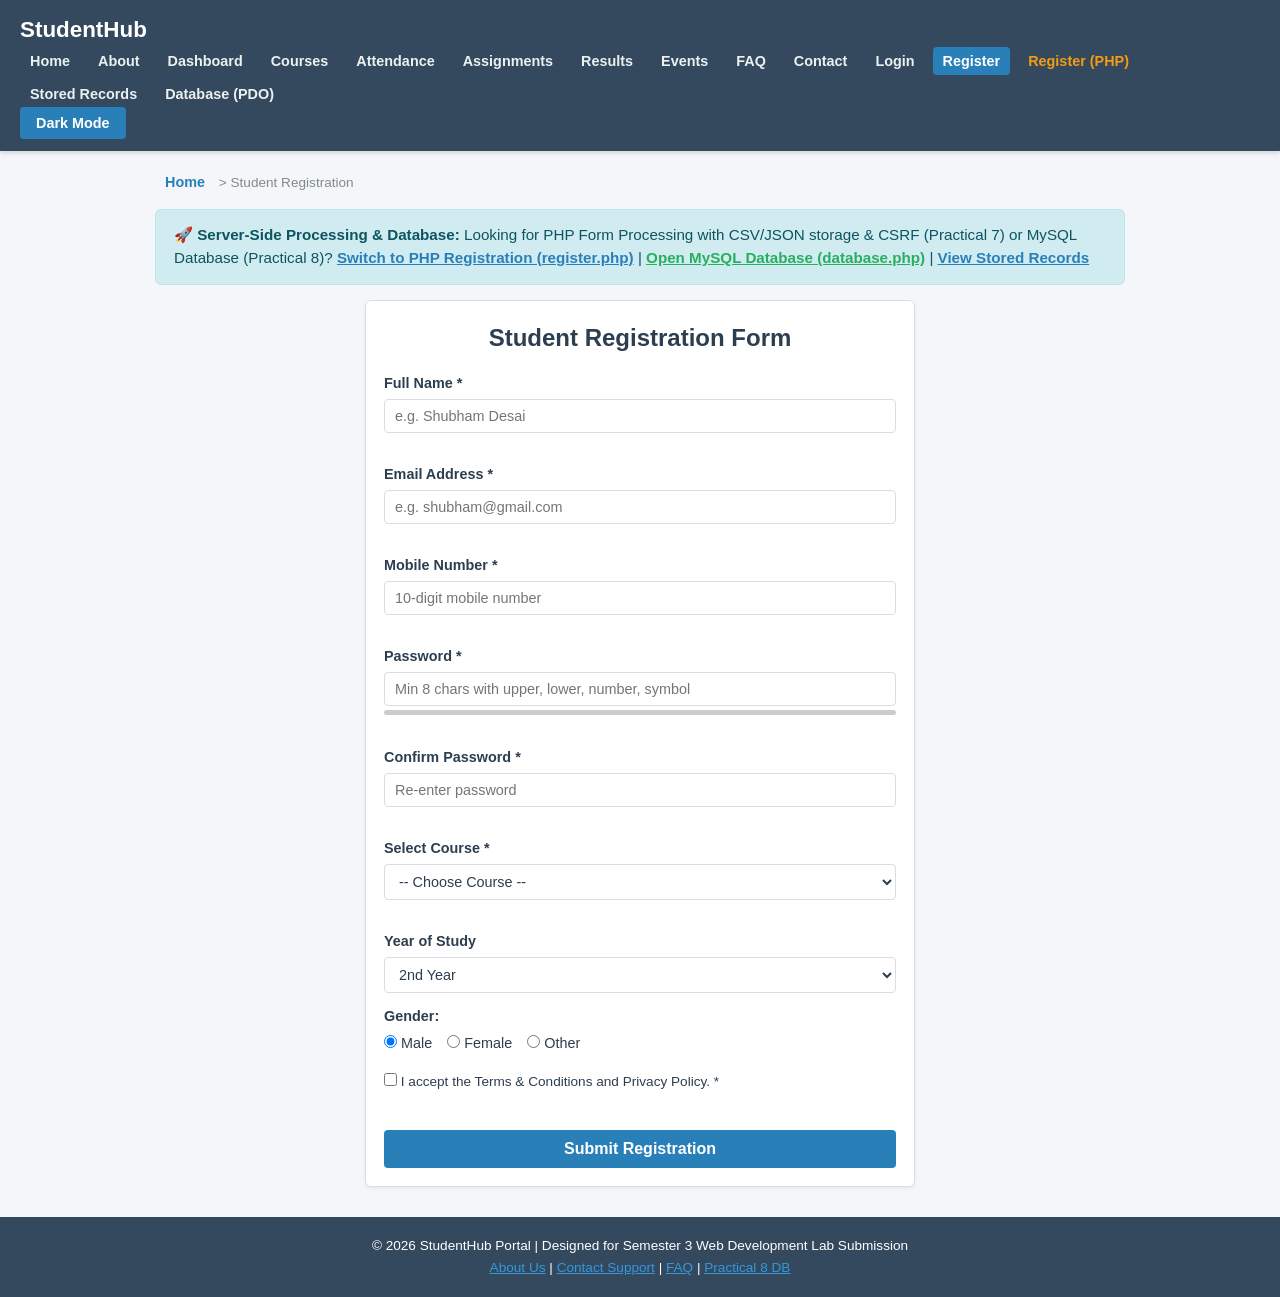
<file: pages/register.html>
<!DOCTYPE html>
<html lang="en">
<head>
    <meta charset="UTF-8">
    <meta name="viewport" content="width=device-width, initial-scale=1.0">
    <title>StudentHub Portal - Registration</title>
    <link rel="stylesheet" href="style.css">
    <script src="script.js" defer></script>
</head>
<body>

    <header>
        <h1><a href="index.html"> StudentHub</a></h1>
        <button id="hamburger-btn" class="hamburger-btn" aria-label="Menu">☰</button>
        <nav>
            <ul id="nav-list">
                <li><a href="index.html">Home</a></li>
                <li><a href="about.html">About</a></li>
                <li><a href="dashboard.html">Dashboard</a></li>
                <li><a href="course.html">Courses</a></li>
                <li><a href="attendance.html">Attendance</a></li>
                <li><a href="assignment.html">Assignments</a></li>
                <li><a href="result.html">Results</a></li>
                <li><a href="event.html">Events</a></li>
                <li><a href="faq.html">FAQ</a></li>
                <li><a href="contact.php">Contact</a></li>
                <li><a href="login.html">Login</a></li>
                <li><a href="register.html" class="active">Register</a></li>
                <li><a href="register.php" style="color: #f39c12;">Register (PHP)</a></li>
                <li><a href="view_records.php">Stored Records</a></li>
                <li><a href="database.php">Database (PDO)</a></li>
            </ul>
        </nav>
        <button id="themeBtn" class="btn"> Dark Mode</button>
    </header>

    <main id="main-content" class="container">
        
        <!-- Breadcrumbs -->
        <nav class="breadcrumbs">
            <a href="index.html">Home</a> &gt; <span>Student Registration</span>
        </nav>

        <!-- Practical 7 & 8 Quick Switch Notice -->
        <div class="alert alert-info" style="margin-bottom: 15px;">
            🚀 <strong>Server-Side Processing & Database:</strong> Looking for PHP Form Processing with CSV/JSON storage & CSRF (Practical 7) or MySQL Database (Practical 8)? 
            <a href="register.php" style="font-weight: bold; color: var(--accent-color); text-decoration: underline;">Switch to PHP Registration (register.php)</a> | 
            <a href="database.php" style="font-weight: bold; color: #27ae60; text-decoration: underline;">Open MySQL Database (database.php)</a> |
            <a href="view_records.php" style="font-weight: bold; color: var(--accent-color); text-decoration: underline;">View Stored Records</a>
        </div>

        <section class="card" style="max-width: 550px; margin: 15px auto;">
            <h2 style="text-align: center; margin-bottom: 15px;">Student Registration Form</h2>

            <!-- Registration Form (Practical 5) -->
            <form id="registerForm" novalidate>
                
                <!-- Full Name -->
                <div class="form-group">
                    <label for="fullName">Full Name *</label>
                    <input type="text" id="fullName" name="fullName" placeholder="e.g. Shubham Desai" required>
                    <div class="error-msg" id="fullNameError"></div>
                </div>

                <!-- Email -->
                <div class="form-group">
                    <label for="email">Email Address *</label>
                    <input type="email" id="email" name="email" placeholder="e.g. shubham@gmail.com" required>
                    <div class="error-msg" id="emailError"></div>
                </div>

                <!-- Mobile -->
                <div class="form-group">
                    <label for="mobile">Mobile Number *</label>
                    <input type="tel" id="mobile" name="mobile" placeholder="10-digit mobile number" maxlength="10" required>
                    <div class="error-msg" id="mobileError"></div>
                </div>

                <!-- Password with Strength Meter -->
                <div class="form-group">
                    <label for="password">Password *</label>
                    <input type="password" id="password" name="password" placeholder="Min 8 chars with upper, lower, number, symbol" required>
                    <div class="strength-bar">
                        <div class="strength-fill" id="strengthFill"></div>
                    </div>
                    <div id="strengthLabel" style="font-size: 0.8rem; font-weight: bold; margin-top: 3px;"></div>
                    <div class="error-msg" id="passwordError"></div>
                </div>

                <!-- Confirm Password -->
                <div class="form-group">
                    <label for="confirmPassword">Confirm Password *</label>
                    <input type="password" id="confirmPassword" name="confirmPassword" placeholder="Re-enter password" required>
                    <div class="error-msg" id="confirmPasswordError"></div>
                </div>

                <!-- Course & Year -->
                <div class="form-group">
                    <label for="course">Select Course *</label>
                    <select id="course" name="course" required>
                        <option value="">-- Choose Course --</option>
                        <option value="B.Tech Computer Engineering">B.Tech Computer Engineering</option>
                        <option value="B.Tech Information Technology">B.Tech Information Technology</option>
                        <option value="B.Tech AI & Data Science">B.Tech AI & Data Science</option>
                    </select>
                    <div class="error-msg" id="courseError"></div>
                </div>

                <div class="form-group">
                    <label for="year">Year of Study</label>
                    <select id="year" name="year">
                        <option value="1st Year">1st Year</option>
                        <option value="2nd Year" selected>2nd Year</option>
                        <option value="3rd Year">3rd Year</option>
                        <option value="4th Year">4th Year</option>
                    </select>
                </div>

                <!-- Gender -->
                <div class="form-group">
                    <label>Gender:</label>
                    <div style="display: flex; gap: 15px; margin-top: 4px;">
                        <label style="font-weight: normal;"><input type="radio" name="gender" value="Male" checked> Male</label>
                        <label style="font-weight: normal;"><input type="radio" name="gender" value="Female"> Female</label>
                        <label style="font-weight: normal;"><input type="radio" name="gender" value="Other"> Other</label>
                    </div>
                </div>


                <!-- Terms Checkbox -->
                <div class="form-group">
                    <label style="font-weight: normal; font-size: 0.85rem;">
                        <input type="checkbox" id="terms" name="terms"> I accept the Terms & Conditions and Privacy Policy. *
                    </label>
                    <div class="error-msg" id="termsError"></div>
                </div>

                <button type="submit" class="btn" style="width: 100%; padding: 10px; font-size: 1rem; margin-top: 5px;">Submit Registration</button>
            </form>
        </section>

    </main>

    <footer>
        <p>&copy; 2026 StudentHub Portal | Designed for Semester 3 Web Development Lab Submission</p>
        <p><a href="about.html">About Us</a> | <a href="contact.php">Contact Support</a> | <a href="faq.html">FAQ</a> | <a href="database.php">Practical 8 DB</a></p>
    </footer>
</body>
</html>
</file>
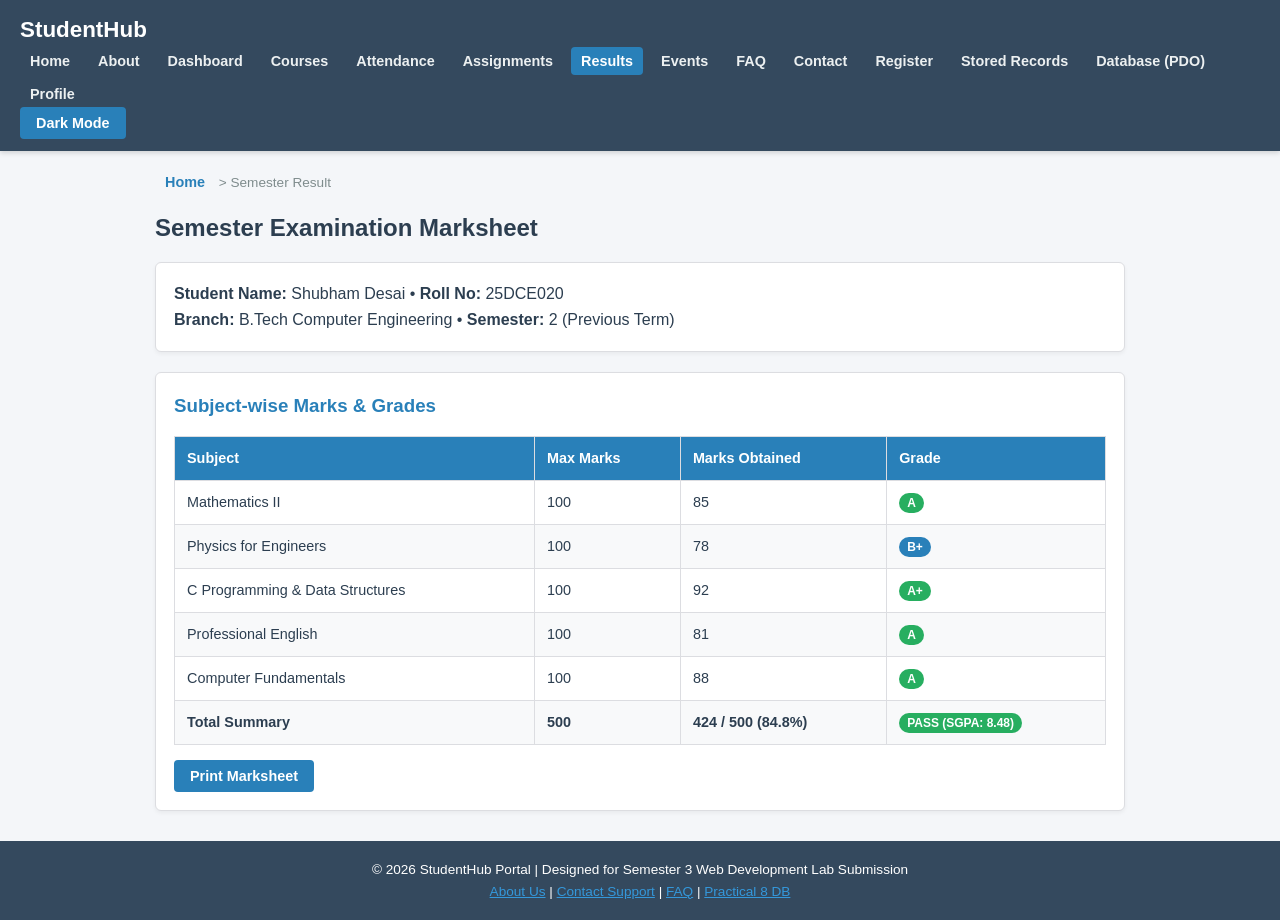
<file: pages/result.html>
<!DOCTYPE html>
<html lang="en">
<head>
    <meta charset="UTF-8">
    <meta name="viewport" content="width=device-width, initial-scale=1.0">
    <title>StudentHub Portal - Results</title>
    <link rel="stylesheet" href="style.css">
    <script src="script.js" defer></script>
</head>
<body>

    <header>
        <h1><a href="index.html"> StudentHub</a></h1>
        <button id="hamburger-btn" class="hamburger-btn" aria-label="Menu">☰</button>
        <nav>
            <ul id="nav-list">
                <li><a href="index.html">Home</a></li>
                <li><a href="about.html">About</a></li>
                <li><a href="dashboard.html">Dashboard</a></li>
                <li><a href="course.html">Courses</a></li>
                <li><a href="attendance.html">Attendance</a></li>
                <li><a href="assignment.html">Assignments</a></li>
                <li><a href="result.html" class="active">Results</a></li>
                <li><a href="event.html">Events</a></li>
                <li><a href="faq.html">FAQ</a></li>
                <li><a href="contact.php">Contact</a></li>
                <li><a href="register.php">Register</a></li>
                <li><a href="view_records.php">Stored Records</a></li>
                <li><a href="database.php">Database (PDO)</a></li>
                <li><a href="profile.html">Profile</a></li>
            </ul>
        </nav>
        <button id="themeBtn" class="btn"> Dark Mode</button>
    </header>

    <main id="main-content" class="container">
        
        <!-- Breadcrumbs -->
        <nav class="breadcrumbs">
            <a href="index.html">Home</a> &gt; <span>Semester Result</span>
        </nav>

        <h2>Semester Examination Marksheet</h2>

        <!-- Student Info Card -->
        <section class="card" style="margin-top: 15px;">
            <p><strong>Student Name:</strong> Shubham Desai &bull; <strong>Roll No:</strong> 25DCE020</p>
            <p><strong>Branch:</strong> B.Tech Computer Engineering &bull; <strong>Semester:</strong> 2 (Previous Term)</p>
        </section>

        <!-- Marks Table (Practical 2 & 3) -->
        <section class="card" style="margin-top: 20px;">
            <h3> Subject-wise Marks & Grades</h3>
            <div class="table-responsive">
                <table>
                    <thead>
                        <tr>
                            <th>Subject</th>
                            <th>Max Marks</th>
                            <th>Marks Obtained</th>
                            <th>Grade</th>
                        </tr>
                    </thead>
                    <tbody>
                        <tr>
                            <td>Mathematics II</td>
                            <td>100</td>
                            <td>85</td>
                            <td><span class="badge badge-green">A</span></td>
                        </tr>
                        <tr>
                            <td>Physics for Engineers</td>
                            <td>100</td>
                            <td>78</td>
                            <td><span class="badge badge-blue">B+</span></td>
                        </tr>
                        <tr>
                            <td>C Programming & Data Structures</td>
                            <td>100</td>
                            <td>92</td>
                            <td><span class="badge badge-green">A+</span></td>
                        </tr>
                        <tr>
                            <td>Professional English</td>
                            <td>100</td>
                            <td>81</td>
                            <td><span class="badge badge-green">A</span></td>
                        </tr>
                        <tr>
                            <td>Computer Fundamentals</td>
                            <td>100</td>
                            <td>88</td>
                            <td><span class="badge badge-green">A</span></td>
                        </tr>
                    </tbody>
                    <tfoot>
                        <tr style="font-weight: bold; background-color: var(--table-row-alt);">
                            <td>Total Summary</td>
                            <td>500</td>
                            <td>424 / 500 (84.8%)</td>
                            <td><span class="badge badge-green">PASS (SGPA: 8.48)</span></td>
                        </tr>
                    </tfoot>
                </table>
            </div>

            <div style="margin-top: 15px;">
                <button class="btn" onclick="window.print()"> Print Marksheet</button>
            </div>
        </section>

    </main>

    <footer>
        <p>&copy; 2026 StudentHub Portal | Designed for Semester 3 Web Development Lab Submission</p>
        <p><a href="about.html">About Us</a> | <a href="contact.php">Contact Support</a> | <a href="faq.html">FAQ</a> | <a href="database.php">Practical 8 DB</a></p>
    </footer>
</body>
</html>
</file>
<file: pages/style.css>
/* ===== StudentHub Portal - style.css (Semester 3 Lab Submission) ===== */

/* 1. Theme Color Variables (Light & Dark Mode) */
:root {
    --bg-color: #f4f6f9;
    --card-bg: #ffffff;
    --text-color: #2c3e50;
    --text-muted: #7f8c8d;
    --primary-color: #34495e;
    --accent-color: #2980b9;
    --accent-hover: #1abc9c;
    --border-color: #dcdde1;
    --table-header-bg: #2980b9;
    --table-row-alt: #f8f9fa;
    --error-color: #e74c3c;
    --success-color: #27ae60;
}

body.dark {
    --bg-color: #1e272e;
    --card-bg: #2d3436;
    --text-color: #f5f6fa;
    --text-muted: #d2dae2;
    --primary-color: #0f1419;
    --accent-color: #3498db;
    --accent-hover: #1abc9c;
    --border-color: #485460;
    --table-header-bg: #1e3799;
    --table-row-alt: #353b48;
}

/* 2. Global Reset & Typography */
* {
    box-sizing: border-box;
    margin: 0;
    padding: 0;
}

body {
    font-family: Arial, Helvetica, sans-serif;
    background-color: var(--bg-color);
    color: var(--text-color);
    line-height: 1.6;
    transition: background-color 0.3s ease, color 0.3s ease;
}


/* 3. Header & Navigation (Flexbox) */
header {
    background-color: var(--primary-color);
    color: white;
    padding: 12px 20px;
    display: flex;
    justify-content: space-between;
    align-items: center;
    flex-wrap: wrap;
    position: sticky;
    top: 0;
    z-index: 100;
    box-shadow: 0 2px 5px rgba(0,0,0,0.15);
}

header h1 {
    font-size: 1.4rem;
}

header h1 a {
    color: white;
    text-decoration: none;
}

nav ul {
    list-style: none;
    display: flex;
    flex-wrap: wrap;
    gap: 8px;
}

nav a {
    color: #ecf0f1;
    text-decoration: none;
    font-weight: bold;
    font-size: 0.9rem;
    padding: 6px 10px;
    border-radius: 4px;
    transition: background 0.2s;
}

nav a:hover, nav a.active {
    background-color: var(--accent-color);
    color: white;
}

.hamburger-btn {
    display: none;
    background: none;
    border: none;
    color: white;
    font-size: 1.5rem;
    cursor: pointer;
}

/* Notification Banner (Practical 4) */
.banner {
    background-color: var(--accent-color);
    color: white;
    padding: 8px 16px;
    display: flex;
    justify-content: space-between;
    align-items: center;
    font-size: 0.9rem;
}

.banner button {
    background: none;
    border: none;
    color: white;
    font-size: 1.2rem;
    cursor: pointer;
}

/* 4. Layout Container & Breadcrumbs */
.container {
    max-width: 1000px;
    margin: 20px auto;
    padding: 0 15px;
}

.breadcrumbs {
    font-size: 0.85rem;
    color: var(--text-muted);
    margin-bottom: 15px;
}

.breadcrumbs a {
    color: var(--accent-color);
    text-decoration: none;
}

/* 5. Cards & CSS Grid (Practical 3) */
.grid {
    display: grid;
    grid-template-columns: repeat(auto-fit, minmax(220px, 1fr));
    gap: 15px;
    margin: 15px 0;
}

.card {
    background-color: var(--card-bg);
    border: 1px solid var(--border-color);
    border-radius: 6px;
    padding: 18px;
    box-shadow: 0 2px 4px rgba(0,0,0,0.05);
}

.card h3 {
    color: var(--accent-color);
    margin-bottom: 8px;
}

/* Stat Box */
.stat-box {
    text-align: center;
    padding: 15px;
}
.stat-number {
    font-size: 1.8rem;
    font-weight: bold;
    color: var(--accent-color);
}

/* 6. Tables (Practical 2 & 3) */
.table-responsive {
    overflow-x: auto;
    margin: 15px 0;
}

table {
    width: 100%;
    border-collapse: collapse;
    background-color: var(--card-bg);
}

th, td {
    padding: 10px 12px;
    border: 1px solid var(--border-color);
    text-align: left;
    font-size: 0.9rem;
}

th {
    background-color: var(--table-header-bg);
    color: white;
}

tr:nth-child(even) {
    background-color: var(--table-row-alt);
}

/* Badges */
.badge {
    padding: 3px 8px;
    border-radius: 12px;
    font-size: 0.75rem;
    font-weight: bold;
    color: white;
}
.badge-green { background-color: var(--success-color); }
.badge-orange { background-color: #e67e22; }
.badge-blue { background-color: var(--accent-color); }

/* 7. Forms & Inputs (Practical 5) */
.form-group {
    margin-bottom: 12px;
}

label {
    display: block;
    font-weight: bold;
    font-size: 0.9rem;
    margin-bottom: 4px;
}

input[type="text"],
input[type="email"],
input[type="tel"],
input[type="password"],
input[type="date"],
select,
textarea {
    width: 100%;
    padding: 8px 10px;
    border: 1px solid var(--border-color);
    border-radius: 4px;
    background-color: var(--card-bg);
    color: var(--text-color);
    font-size: 0.9rem;
}

input:focus, select:focus, textarea:focus {
    outline: none;
    border-color: var(--accent-color);
}

/* Validation Styling */
input.invalid, select.invalid {
    border-color: var(--error-color);
    background-color: rgba(231, 76, 60, 0.05);
}

input.valid, select.valid {
    border-color: var(--success-color);
}

.error-msg {
    color: var(--error-color);
    font-size: 0.8rem;
    margin-top: 2px;
    min-height: 16px;
}

/* Strength Bar */
.strength-bar {
    height: 5px;
    background: #ccc;
    border-radius: 3px;
    margin-top: 4px;
    overflow: hidden;
}
.strength-fill {
    height: 100%;
    width: 0;
    transition: width 0.3s;
}


/* 8. Buttons */
.btn {
    background-color: var(--accent-color);
    color: white;
    padding: 8px 16px;
    border: none;
    border-radius: 4px;
    cursor: pointer;
    font-weight: bold;
    font-size: 0.9rem;
    display: inline-block;
    text-decoration: none;
}

.btn:hover {
    background-color: var(--accent-hover);
}

.btn-secondary {
    background-color: #7f8c8d;
}

/* 9. Practical 4 Components: Accordion, Modal, Slider */
/* FAQ Accordion */
.accordion-item {
    border: 1px solid var(--border-color);
    border-radius: 4px;
    margin-bottom: 8px;
    background-color: var(--card-bg);
}

.accordion-btn {
    width: 100%;
    padding: 10px 14px;
    text-align: left;
    background: none;
    border: none;
    font-size: 0.95rem;
    font-weight: bold;
    color: var(--text-color);
    cursor: pointer;
    display: flex;
    justify-content: space-between;
}

.accordion-body {
    display: none;
    padding: 10px 14px;
    border-top: 1px solid var(--border-color);
    font-size: 0.9rem;
}
.accordion-body.open {
    display: block;
}

/* Modal Popup */
.modal-overlay {
    display: none;
    position: fixed;
    top: 0; left: 0;
    width: 100%; height: 100%;
    background: rgba(0,0,0,0.5);
    justify-content: center;
    align-items: center;
    z-index: 1000;
}
.modal-overlay.open {
    display: flex;
}
.modal-box {
    background: var(--card-bg);
    color: var(--text-color);
    padding: 20px;
    border-radius: 6px;
    max-width: 450px;
    width: 90%;
}

/* Slider / Carousel */
.slider {
    position: relative;
    background: var(--card-bg);
    border: 1px solid var(--border-color);
    border-radius: 6px;
    padding: 25px;
    text-align: center;
    margin: 15px 0;
}
.slide { display: none; }
.slide.active { display: block; }
.slider-btn {
    position: absolute;
    top: 50%;
    transform: translateY(-50%);
    background: var(--primary-color);
    color: white;
    border: none;
    padding: 6px 10px;
    cursor: pointer;
    border-radius: 3px;
}
.slider-btn.prev { left: 10px; }
.slider-btn.next { right: 10px; }
/* 10. Filter Bar, Pagination & Loading (Fetch API & Dynamic Data) */
.filter-bar {
    display: flex;
    flex-wrap: wrap;
    gap: 10px;
    align-items: center;
    justify-content: space-between;
    margin: 15px 0;
    padding: 12px;
    background-color: var(--card-bg);
    border: 1px solid var(--border-color);
    border-radius: 6px;
}

.filter-controls {
    display: flex;
    flex-wrap: wrap;
    gap: 8px;
    align-items: center;
}

.pagination {
    display: flex;
    justify-content: center;
    align-items: center;
    gap: 6px;
    margin: 20px 0;
}

.page-btn {
    background-color: var(--card-bg);
    color: var(--text-color);
    border: 1px solid var(--border-color);
    padding: 6px 12px;
    border-radius: 4px;
    cursor: pointer;
    font-size: 0.9rem;
    font-weight: bold;
}

.page-btn:hover {
    background-color: var(--accent-color);
    color: white;
}

.page-btn.active {
    background-color: var(--accent-color);
    color: white;
    border-color: var(--accent-color);
}

.page-btn:disabled {
    opacity: 0.5;
    cursor: not-allowed;
}

.loading-box, .error-box {
    text-align: center;
    padding: 30px;
    font-size: 1rem;
    color: var(--text-muted);
}
.error-box {
    color: var(--error-color);
}

/* 11. Practical 7 Styles: Server-Side Validation Alerts, Badges & Tables */
.alert {
    padding: 14px 18px;
    border-radius: 6px;
    margin: 15px 0;
    font-size: 0.95rem;
    line-height: 1.5;
}

.alert-success {
    background-color: #d4edda;
    color: #155724;
    border: 1px solid #c3e6cb;
}

.alert-danger {
    background-color: #f8d7da;
    color: #721c24;
    border: 1px solid #f5c6cb;
}

.alert-info {
    background-color: #d1ecf1;
    color: #0c5460;
    border: 1px solid #bee5eb;
}

body.dark .alert-success {
    background-color: #1b4332;
    color: #d8f3dc;
    border-color: #2d6a4f;
}

body.dark .alert-danger {
    background-color: #491217;
    color: #f8d7da;
    border-color: #721c24;
}

body.dark .alert-info {
    background-color: #0c3547;
    color: #d1ecf1;
    border-color: #1b4965;
}

.field-error {
    color: var(--error-color);
    font-size: 0.8rem;
    margin-top: 3px;
    font-weight: 500;
}

.badge-csrf {
    background-color: #8e44ad;
    color: #ffffff;
    padding: 3px 8px;
    border-radius: 4px;
    font-size: 0.75rem;
    font-weight: bold;
    display: inline-block;
}

.tab-controls {
    display: flex;
    gap: 8px;
    margin-bottom: 15px;
    flex-wrap: wrap;
}

.tab-btn {
    padding: 8px 16px;
    border: 1px solid var(--border-color);
    background-color: var(--card-bg);
    color: var(--text-color);
    border-radius: 4px;
    cursor: pointer;
    font-weight: bold;
    font-size: 0.9rem;
    transition: background 0.2s, color 0.2s;
}

.tab-btn.active, .tab-btn:hover {
    background-color: var(--accent-color);
    color: white;
    border-color: var(--accent-color);
}

.json-viewer {
    background-color: #1e272e;
    color: #2ecc71;
    padding: 15px;
    border-radius: 6px;
    font-family: Consolas, Monaco, "Courier New", monospace;
    font-size: 0.85rem;
    overflow-x: auto;
    max-height: 400px;
    white-space: pre-wrap;
    word-break: break-all;
}

/* 12. Practical 8 Styles: MySQL Schema, ER Model & PDO Connectivity */
.badge-db-connected {
    background-color: #27ae60;
    color: #ffffff;
    padding: 5px 12px;
    border-radius: 20px;
    font-size: 0.85rem;
    font-weight: bold;
    display: inline-flex;
    align-items: center;
    gap: 6px;
}

.badge-db-offline {
    background-color: #e74c3c;
    color: #ffffff;
    padding: 5px 12px;
    border-radius: 20px;
    font-size: 0.85rem;
    font-weight: bold;
    display: inline-flex;
    align-items: center;
    gap: 6px;
}

.er-diagram-container {
    background-color: var(--card-bg);
    border: 1px solid var(--border-color);
    border-radius: 8px;
    padding: 20px;
    margin: 15px 0;
    box-shadow: 0 2px 8px rgba(0,0,0,0.06);
}

.er-grid {
    display: grid;
    grid-template-columns: repeat(auto-fit, minmax(280px, 1fr));
    gap: 20px;
    margin-top: 15px;
}

.er-card {
    border: 2px solid var(--accent-color);
    border-radius: 8px;
    overflow: hidden;
    background-color: var(--card-bg);
    box-shadow: 0 4px 6px rgba(0,0,0,0.05);
}

.er-card-header {
    background-color: var(--accent-color);
    color: white;
    padding: 10px 14px;
    font-weight: bold;
    font-size: 1rem;
    display: flex;
    justify-content: space-between;
    align-items: center;
}

.er-attr-list {
    list-style: none;
    padding: 0;
    margin: 0;
}

.er-attr-item {
    padding: 8px 14px;
    border-bottom: 1px solid var(--border-color);
    font-family: Consolas, "Courier New", monospace;
    font-size: 0.85rem;
    display: flex;
    justify-content: space-between;
    align-items: center;
}

.er-attr-item:last-child {
    border-bottom: none;
}

.er-attr-item:nth-child(even) {
    background-color: rgba(0,0,0,0.02);
}

body.dark .er-attr-item:nth-child(even) {
    background-color: rgba(255,255,255,0.03);
}

.er-badge-pk {
    background-color: #f39c12;
    color: #ffffff;
    font-size: 0.7rem;
    padding: 2px 6px;
    border-radius: 3px;
    font-weight: bold;
}

.er-badge-fk {
    background-color: #9b59b6;
    color: #ffffff;
    font-size: 0.7rem;
    padding: 2px 6px;
    border-radius: 3px;
    font-weight: bold;
}

.code-viewer {
    background-color: #1e272e;
    color: #f5f6fa;
    padding: 15px;
    border-radius: 6px;
    font-family: Consolas, Monaco, "Courier New", monospace;
    font-size: 0.88rem;
    overflow-x: auto;
    max-height: 420px;
    white-space: pre-wrap;
    line-height: 1.5;
}

.sql-keyword { color: #e74c3c; font-weight: bold; }
.sql-type { color: #3498db; }
.sql-string { color: #2ecc71; }
.sql-comment { color: #7f8c8d; font-style: italic; }

.viva-box {
    background-color: var(--card-bg);
    border-left: 4px solid var(--accent-color);
    padding: 14px 18px;
    margin-bottom: 15px;
    border-radius: 0 6px 6px 0;
    box-shadow: 0 2px 4px rgba(0,0,0,0.04);
}

.viva-question {
    font-weight: bold;
    color: var(--primary-color);
    margin-bottom: 6px;
    font-size: 0.95rem;
}

body.dark .viva-question {
    color: #3498db;
}

.security-compare {
    display: grid;
    grid-template-columns: repeat(auto-fit, minmax(280px, 1fr));
    gap: 15px;
    margin: 15px 0;
}

.sec-box-vulnerable {
    border: 1px solid #e74c3c;
    background-color: rgba(231, 76, 60, 0.05);
    border-radius: 6px;
    padding: 15px;
}

.sec-box-secure {
    border: 1px solid #27ae60;
    background-color: rgba(39, 174, 96, 0.05);
    border-radius: 6px;
    padding: 15px;
}

/* 13. Footer */
footer {
    text-align: center;
    padding: 18px;
    background-color: var(--primary-color);
    color: white;
    font-size: 0.85rem;
    margin-top: 30px;
}
footer a { color: #3498db; }

/* 14. Mobile Responsive (Practical 3) */
@media (max-width: 768px) {
    .hamburger-btn { display: block; }
    nav ul {
        display: none;
        width: 100%;
        flex-direction: column;
        margin-top: 10px;
    }
    nav ul.show { display: flex; }
    .grid { grid-template-columns: 1fr; }
    .er-grid { grid-template-columns: 1fr; }
    .security-compare { grid-template-columns: 1fr; }
}
</file>
